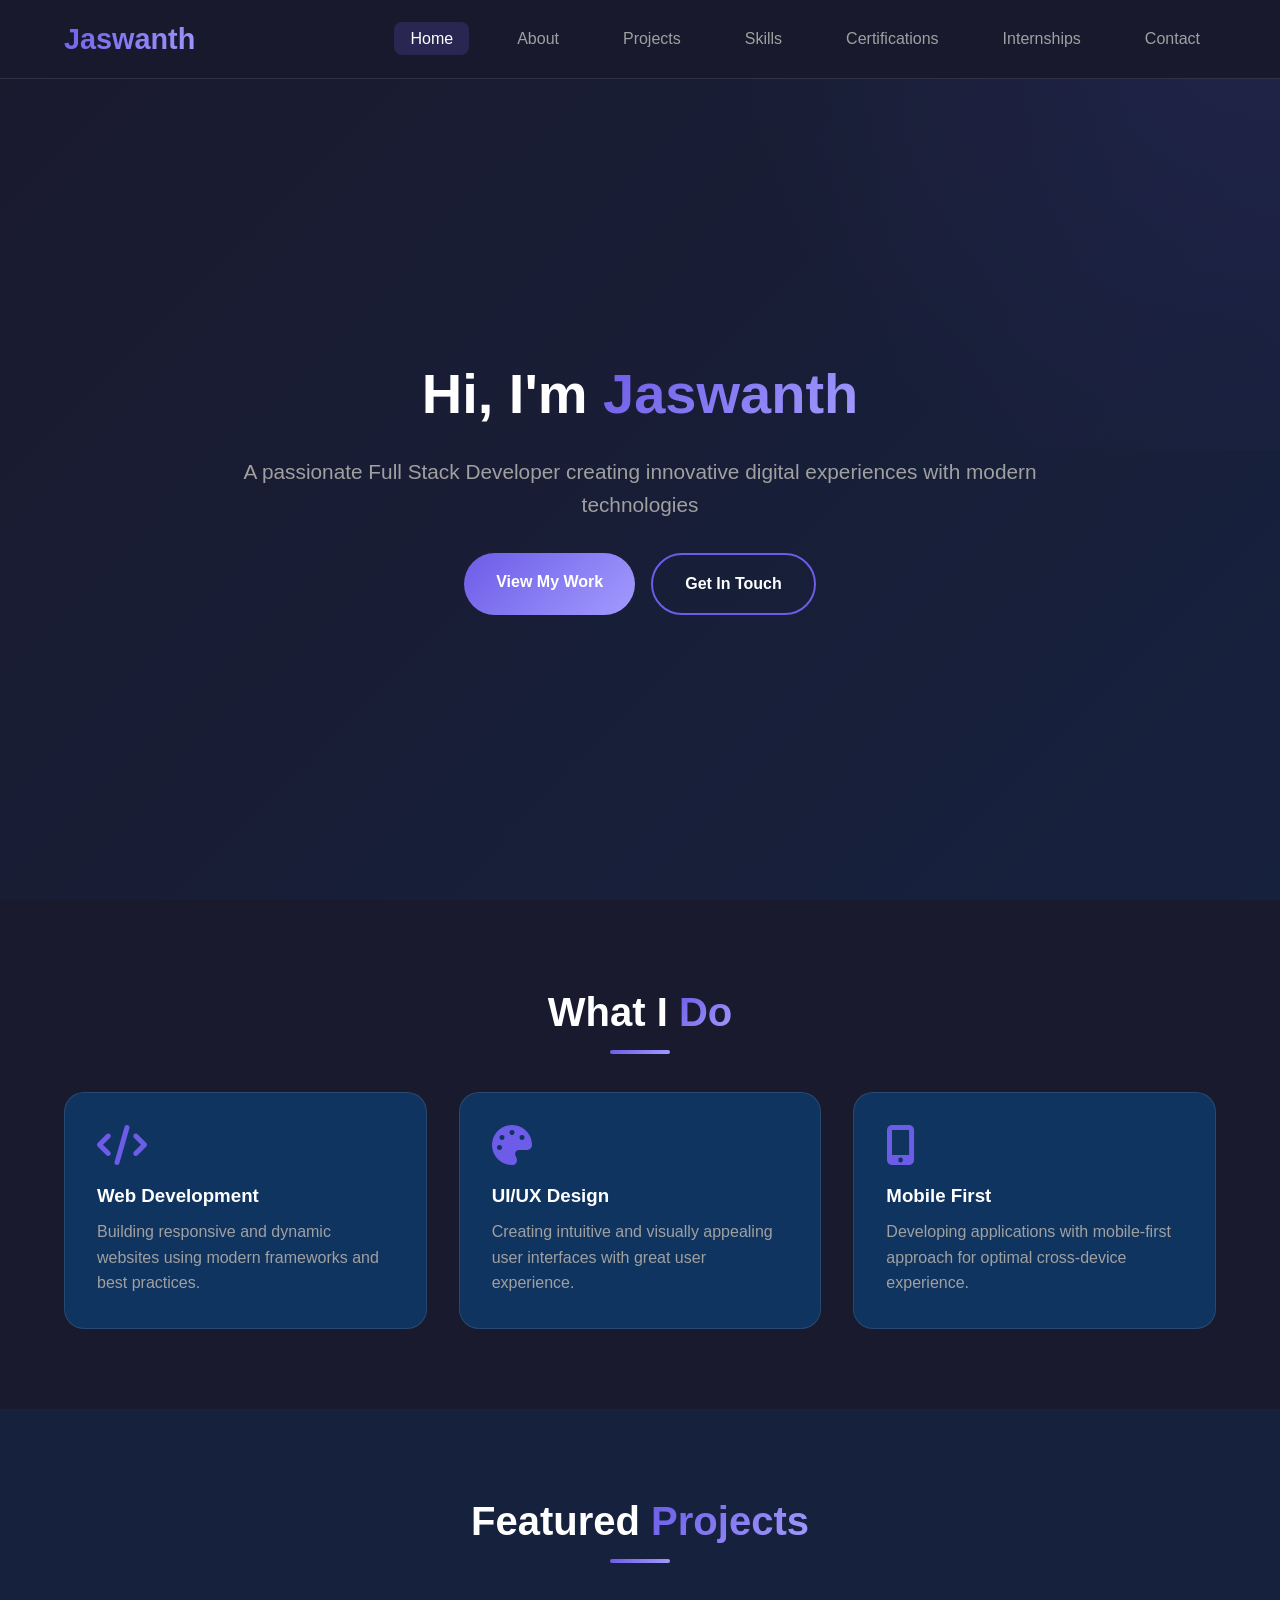
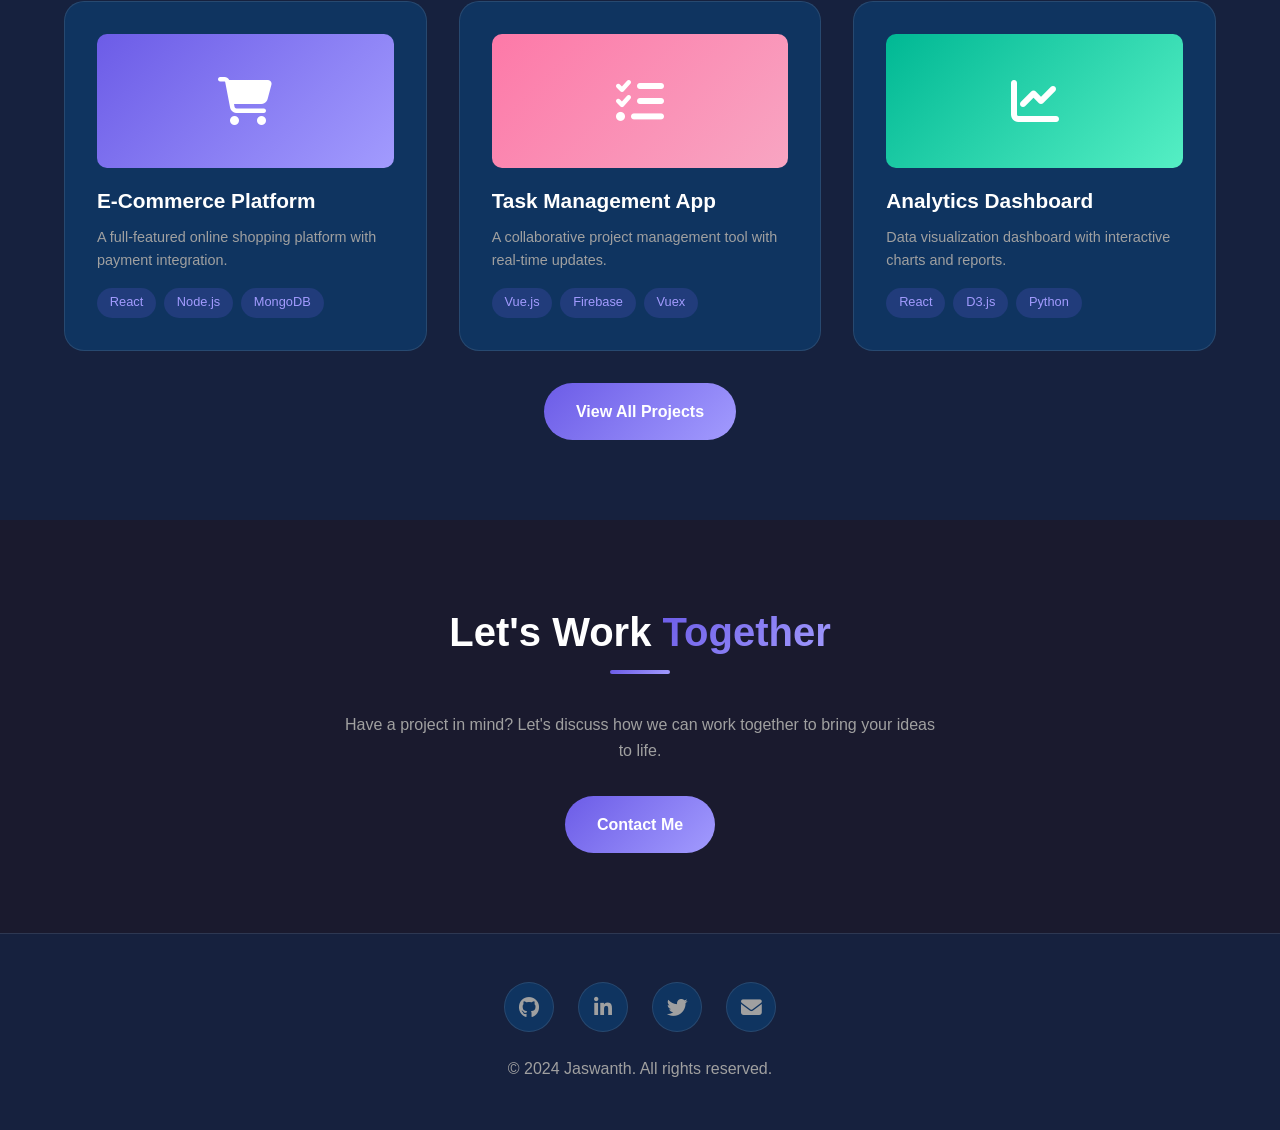
<file: index.html>
<!DOCTYPE html>
<html lang="en">
<head>
    <meta charset="UTF-8">
    <meta name="viewport" content="width=device-width, initial-scale=1.0">
    <meta name="description" content="Jaswanth's Portfolio - Full Stack Developer specializing in modern web technologies">
    <title>Jaswanth | Portfolio</title>
    <link rel="stylesheet" href="css/styles.css">
    <link rel="stylesheet" href="https://cdnjs.cloudflare.com/ajax/libs/font-awesome/6.4.0/css/all.min.css">
</head>
<body>
    <!-- Navigation -->
    <nav class="navbar">
        <a href="index.html" class="logo">Jaswanth</a>
        <ul class="nav-links">
            <li><a href="index.html" class="active">Home</a></li>
            <li><a href="about.html">About</a></li>
            <li><a href="projects.html">Projects</a></li>
            <li><a href="skills.html">Skills</a></li>
            <li><a href="certifications.html">Certifications</a></li>
            <li><a href="internships.html">Internships</a></li>
            <li><a href="contact.html">Contact</a></li>
        </ul>
        <div class="hamburger">
            <span></span>
            <span></span>
            <span></span>
        </div>
    </nav>

    <!-- Hero Section -->
    <section class="hero">
        <div class="hero-content">
            <h1>Hi, I'm <span>Jaswanth</span></h1>
            <p>A passionate Full Stack Developer creating innovative digital experiences with modern technologies</p>
            <div class="hero-buttons">
                <a href="projects.html" class="btn btn-primary">View My Work</a>
                <a href="contact.html" class="btn btn-secondary">Get In Touch</a>
            </div>
        </div>
    </section>

    <!-- Quick About Section -->
    <section class="section">
        <h2 class="section-title">What I <span>Do</span></h2>
        <div class="grid grid-3" style="max-width: 1200px; margin: 0 auto;">
            <div class="card">
                <i class="fas fa-code" style="font-size: 2.5rem; color: var(--primary-color); margin-bottom: 1rem;"></i>
                <h3>Web Development</h3>
                <p style="color: var(--text-secondary); margin-top: 0.5rem;">Building responsive and dynamic websites using modern frameworks and best practices.</p>
            </div>
            <div class="card">
                <i class="fas fa-palette" style="font-size: 2.5rem; color: var(--primary-color); margin-bottom: 1rem;"></i>
                <h3>UI/UX Design</h3>
                <p style="color: var(--text-secondary); margin-top: 0.5rem;">Creating intuitive and visually appealing user interfaces with great user experience.</p>
            </div>
            <div class="card">
                <i class="fas fa-mobile-alt" style="font-size: 2.5rem; color: var(--primary-color); margin-bottom: 1rem;"></i>
                <h3>Mobile First</h3>
                <p style="color: var(--text-secondary); margin-top: 0.5rem;">Developing applications with mobile-first approach for optimal cross-device experience.</p>
            </div>
        </div>
    </section>

    <!-- Featured Projects -->
    <section class="section" style="background: var(--darker-bg);">
        <h2 class="section-title">Featured <span>Projects</span></h2>
        <div class="grid grid-3" style="max-width: 1200px; margin: 0 auto;">
            <div class="project-card">
                <div class="project-card-inner">
                    <div class="project-card-front">
                        <div style="height: 150px; background: linear-gradient(135deg, #6c5ce7 0%, #a29bfe 100%); border-radius: 10px; margin-bottom: 1rem; display: flex; align-items: center; justify-content: center;">
                            <i class="fas fa-shopping-cart" style="font-size: 3rem; color: white;"></i>
                        </div>
                        <h3>E-Commerce Platform</h3>
                        <p>A full-featured online shopping platform with payment integration.</p>
                        <div class="project-tags">
                            <span>React</span>
                            <span>Node.js</span>
                            <span>MongoDB</span>
                        </div>
                    </div>
                </div>
            </div>
            <div class="project-card">
                <div class="project-card-inner">
                    <div class="project-card-front">
                        <div style="height: 150px; background: linear-gradient(135deg, #fd79a8 0%, #f8a5c2 100%); border-radius: 10px; margin-bottom: 1rem; display: flex; align-items: center; justify-content: center;">
                            <i class="fas fa-tasks" style="font-size: 3rem; color: white;"></i>
                        </div>
                        <h3>Task Management App</h3>
                        <p>A collaborative project management tool with real-time updates.</p>
                        <div class="project-tags">
                            <span>Vue.js</span>
                            <span>Firebase</span>
                            <span>Vuex</span>
                        </div>
                    </div>
                </div>
            </div>
            <div class="project-card">
                <div class="project-card-inner">
                    <div class="project-card-front">
                        <div style="height: 150px; background: linear-gradient(135deg, #00b894 0%, #55efc4 100%); border-radius: 10px; margin-bottom: 1rem; display: flex; align-items: center; justify-content: center;">
                            <i class="fas fa-chart-line" style="font-size: 3rem; color: white;"></i>
                        </div>
                        <h3>Analytics Dashboard</h3>
                        <p>Data visualization dashboard with interactive charts and reports.</p>
                        <div class="project-tags">
                            <span>React</span>
                            <span>D3.js</span>
                            <span>Python</span>
                        </div>
                    </div>
                </div>
            </div>
        </div>
        <div style="text-align: center; margin-top: 2rem;">
            <a href="projects.html" class="btn btn-primary">View All Projects</a>
        </div>
    </section>

    <!-- Call to Action -->
    <section class="section" style="text-align: center;">
        <h2 class="section-title">Let's Work <span>Together</span></h2>
        <p style="color: var(--text-secondary); max-width: 600px; margin: 0 auto 2rem;">
            Have a project in mind? Let's discuss how we can work together to bring your ideas to life.
        </p>
        <a href="contact.html" class="btn btn-primary">Contact Me</a>
    </section>

    <!-- Footer -->
    <footer class="footer">
        <div class="footer-content">
            <div class="social-links">
                <a href="#" aria-label="GitHub"><i class="fab fa-github"></i></a>
                <a href="#" aria-label="LinkedIn"><i class="fab fa-linkedin-in"></i></a>
                <a href="#" aria-label="Twitter"><i class="fab fa-twitter"></i></a>
                <a href="#" aria-label="Email"><i class="fas fa-envelope"></i></a>
            </div>
            <p>&copy; 2024 Jaswanth. All rights reserved.</p>
        </div>
    </footer>

    <script src="js/main.js"></script>
</body>
</html>
</file>
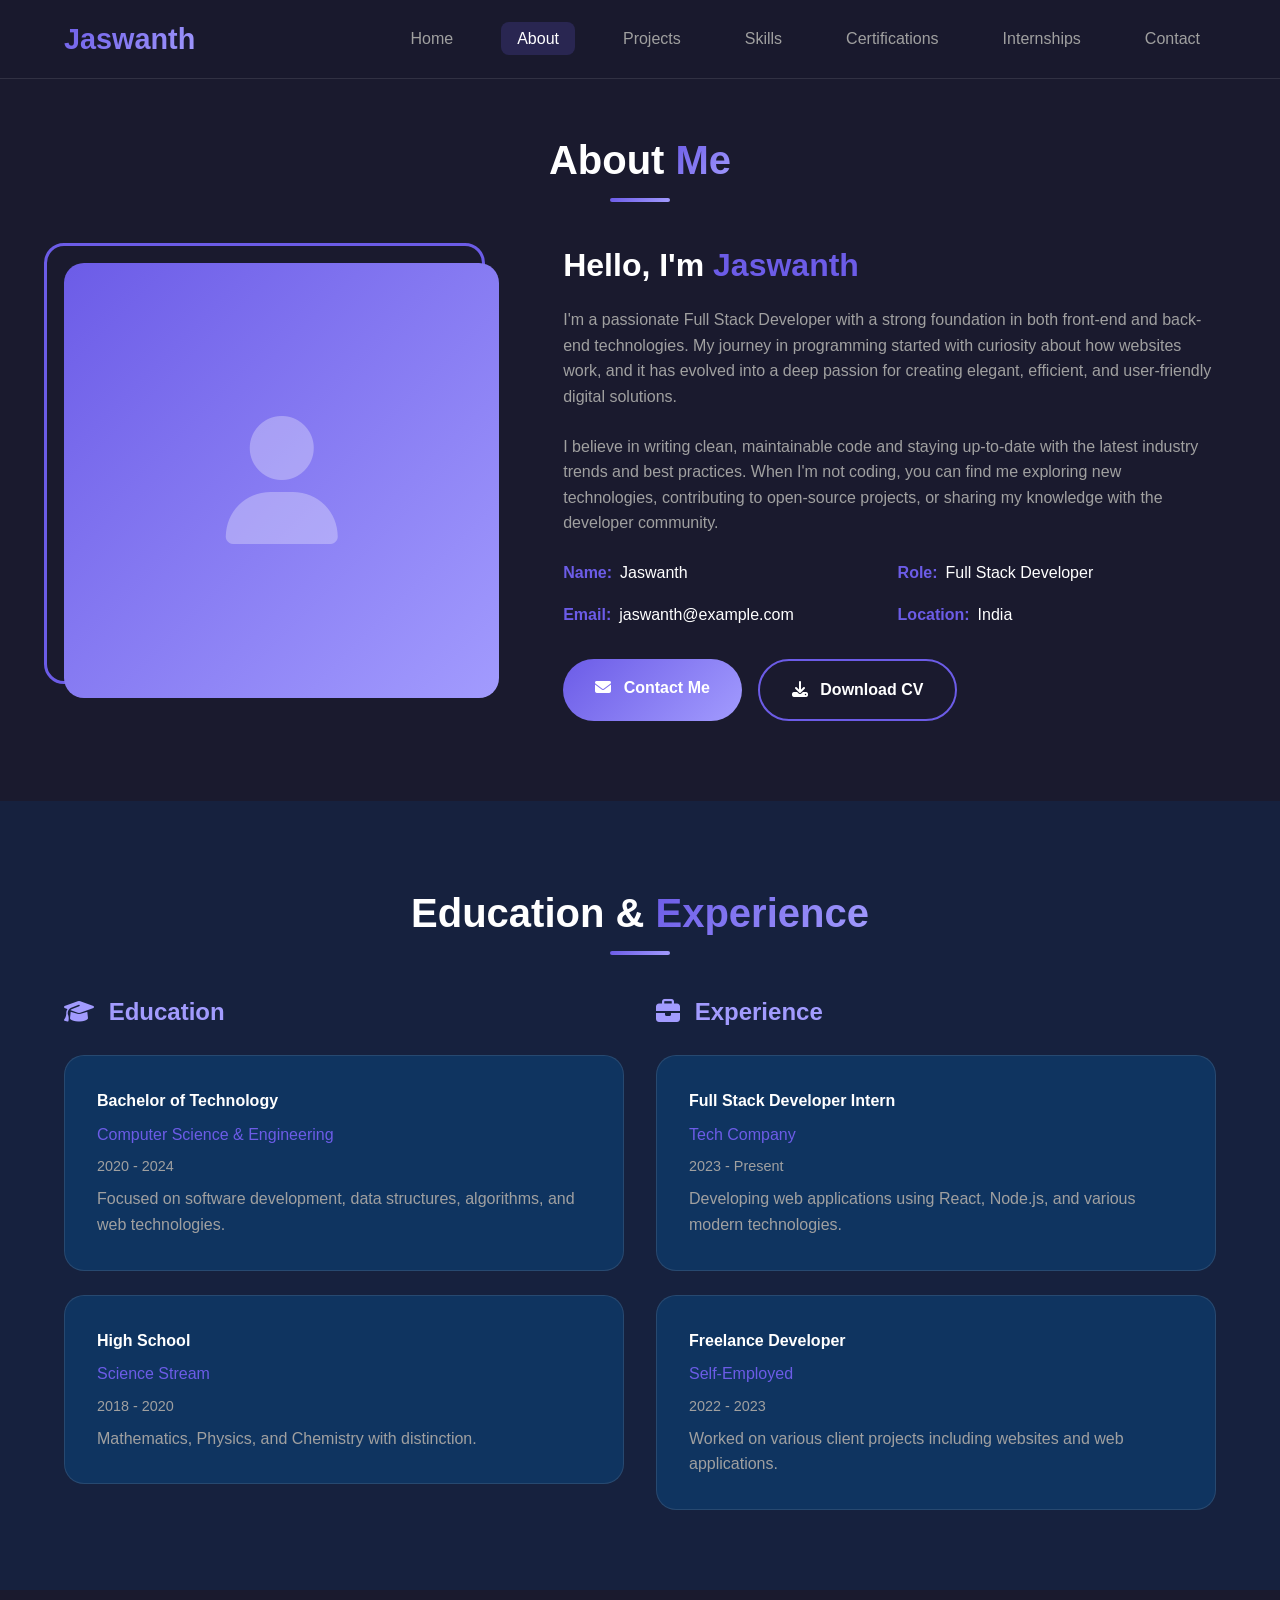
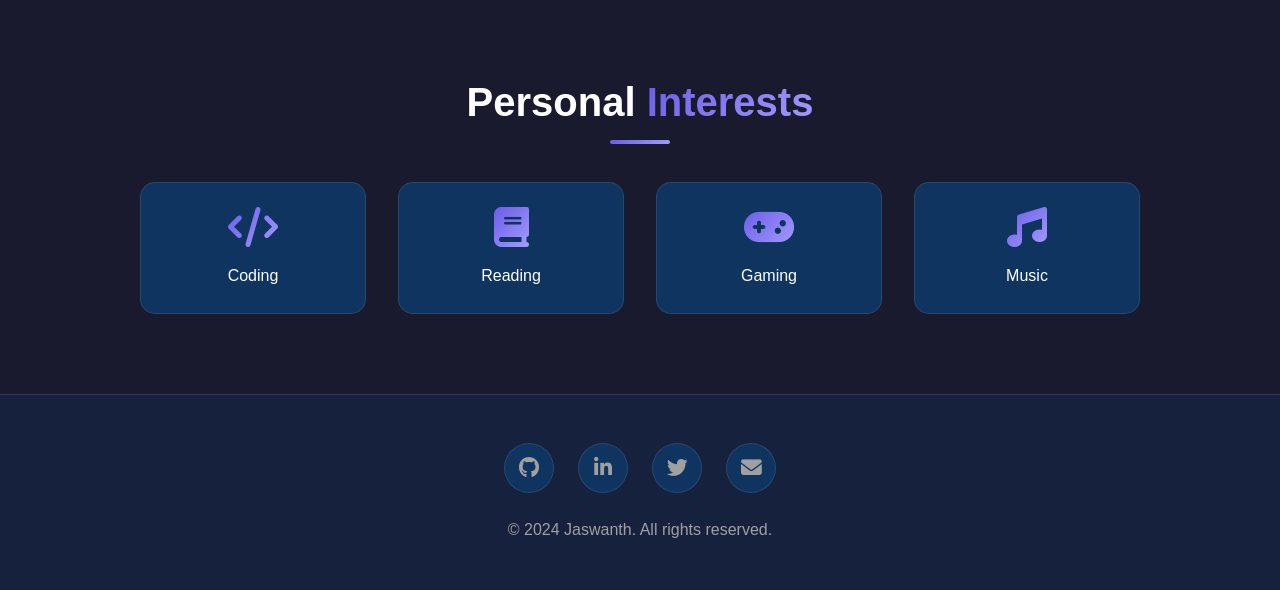
<file: about.html>
<!DOCTYPE html>
<html lang="en">
<head>
    <meta charset="UTF-8">
    <meta name="viewport" content="width=device-width, initial-scale=1.0">
    <meta name="description" content="Learn more about Jaswanth - Full Stack Developer with a passion for creating innovative solutions">
    <title>About | Jaswanth</title>
    <link rel="stylesheet" href="css/styles.css">
    <link rel="stylesheet" href="https://cdnjs.cloudflare.com/ajax/libs/font-awesome/6.4.0/css/all.min.css">
</head>
<body>
    <!-- Navigation -->
    <nav class="navbar">
        <a href="index.html" class="logo">Jaswanth</a>
        <ul class="nav-links">
            <li><a href="index.html">Home</a></li>
            <li><a href="about.html" class="active">About</a></li>
            <li><a href="projects.html">Projects</a></li>
            <li><a href="skills.html">Skills</a></li>
            <li><a href="certifications.html">Certifications</a></li>
            <li><a href="internships.html">Internships</a></li>
            <li><a href="contact.html">Contact</a></li>
        </ul>
        <div class="hamburger">
            <span></span>
            <span></span>
            <span></span>
        </div>
    </nav>

    <!-- About Section -->
    <section class="section" style="padding-top: 8rem;">
        <h1 class="section-title">About <span>Me</span></h1>
        
        <div class="about-container">
            <div class="about-image">
                <div style="width: 100%; padding-top: 100%; background: linear-gradient(135deg, #6c5ce7 0%, #a29bfe 100%); border-radius: 20px; position: relative;">
                    <i class="fas fa-user" style="position: absolute; top: 50%; left: 50%; transform: translate(-50%, -50%); font-size: 8rem; color: rgba(255,255,255,0.3);"></i>
                </div>
            </div>
            <div class="about-content">
                <h2>Hello, I'm <span style="color: var(--primary-color);">Jaswanth</span></h2>
                <p>
                    I'm a passionate Full Stack Developer with a strong foundation in both front-end and back-end technologies. 
                    My journey in programming started with curiosity about how websites work, and it has evolved into a deep 
                    passion for creating elegant, efficient, and user-friendly digital solutions.
                </p>
                <p>
                    I believe in writing clean, maintainable code and staying up-to-date with the latest industry trends 
                    and best practices. When I'm not coding, you can find me exploring new technologies, contributing to 
                    open-source projects, or sharing my knowledge with the developer community.
                </p>
                
                <div class="about-info">
                    <div class="about-info-item">
                        <strong>Name:</strong>
                        <span>Jaswanth</span>
                    </div>
                    <div class="about-info-item">
                        <strong>Role:</strong>
                        <span>Full Stack Developer</span>
                    </div>
                    <div class="about-info-item">
                        <strong>Email:</strong>
                        <span>jaswanth@example.com</span>
                    </div>
                    <div class="about-info-item">
                        <strong>Location:</strong>
                        <span>India</span>
                    </div>
                </div>
                
                <div style="display: flex; gap: 1rem; flex-wrap: wrap;">
                    <a href="contact.html" class="btn btn-primary">
                        <i class="fas fa-envelope" style="margin-right: 0.5rem;"></i> Contact Me
                    </a>
                    <a href="#" class="btn btn-secondary">
                        <i class="fas fa-download" style="margin-right: 0.5rem;"></i> Download CV
                    </a>
                </div>
            </div>
        </div>
    </section>

    <!-- Education & Experience -->
    <section class="section" style="background: var(--darker-bg);">
        <h2 class="section-title">Education & <span>Experience</span></h2>
        
        <div class="grid grid-2" style="max-width: 1200px; margin: 0 auto;">
            <!-- Education -->
            <div>
                <h3 style="color: var(--secondary-color); margin-bottom: 1.5rem; font-size: 1.5rem;">
                    <i class="fas fa-graduation-cap" style="margin-right: 0.5rem;"></i> Education
                </h3>
                <div class="card" style="margin-bottom: 1.5rem;">
                    <h4>Bachelor of Technology</h4>
                    <p style="color: var(--primary-color); margin: 0.5rem 0;">Computer Science & Engineering</p>
                    <p style="color: var(--text-secondary); font-size: 0.9rem;">2020 - 2024</p>
                    <p style="color: var(--text-secondary); margin-top: 0.5rem;">
                        Focused on software development, data structures, algorithms, and web technologies.
                    </p>
                </div>
                <div class="card">
                    <h4>High School</h4>
                    <p style="color: var(--primary-color); margin: 0.5rem 0;">Science Stream</p>
                    <p style="color: var(--text-secondary); font-size: 0.9rem;">2018 - 2020</p>
                    <p style="color: var(--text-secondary); margin-top: 0.5rem;">
                        Mathematics, Physics, and Chemistry with distinction.
                    </p>
                </div>
            </div>
            
            <!-- Experience -->
            <div>
                <h3 style="color: var(--secondary-color); margin-bottom: 1.5rem; font-size: 1.5rem;">
                    <i class="fas fa-briefcase" style="margin-right: 0.5rem;"></i> Experience
                </h3>
                <div class="card" style="margin-bottom: 1.5rem;">
                    <h4>Full Stack Developer Intern</h4>
                    <p style="color: var(--primary-color); margin: 0.5rem 0;">Tech Company</p>
                    <p style="color: var(--text-secondary); font-size: 0.9rem;">2023 - Present</p>
                    <p style="color: var(--text-secondary); margin-top: 0.5rem;">
                        Developing web applications using React, Node.js, and various modern technologies.
                    </p>
                </div>
                <div class="card">
                    <h4>Freelance Developer</h4>
                    <p style="color: var(--primary-color); margin: 0.5rem 0;">Self-Employed</p>
                    <p style="color: var(--text-secondary); font-size: 0.9rem;">2022 - 2023</p>
                    <p style="color: var(--text-secondary); margin-top: 0.5rem;">
                        Worked on various client projects including websites and web applications.
                    </p>
                </div>
            </div>
        </div>
    </section>

    <!-- Personal Interests -->
    <section class="section">
        <h2 class="section-title">Personal <span>Interests</span></h2>
        <div class="grid grid-4" style="max-width: 1000px; margin: 0 auto;">
            <div class="skill-item">
                <i class="fas fa-code"></i>
                <span>Coding</span>
            </div>
            <div class="skill-item">
                <i class="fas fa-book"></i>
                <span>Reading</span>
            </div>
            <div class="skill-item">
                <i class="fas fa-gamepad"></i>
                <span>Gaming</span>
            </div>
            <div class="skill-item">
                <i class="fas fa-music"></i>
                <span>Music</span>
            </div>
        </div>
    </section>

    <!-- Footer -->
    <footer class="footer">
        <div class="footer-content">
            <div class="social-links">
                <a href="#" aria-label="GitHub"><i class="fab fa-github"></i></a>
                <a href="#" aria-label="LinkedIn"><i class="fab fa-linkedin-in"></i></a>
                <a href="#" aria-label="Twitter"><i class="fab fa-twitter"></i></a>
                <a href="#" aria-label="Email"><i class="fas fa-envelope"></i></a>
            </div>
            <p>&copy; 2024 Jaswanth. All rights reserved.</p>
        </div>
    </footer>

    <script src="js/main.js"></script>
</body>
</html>
</file>
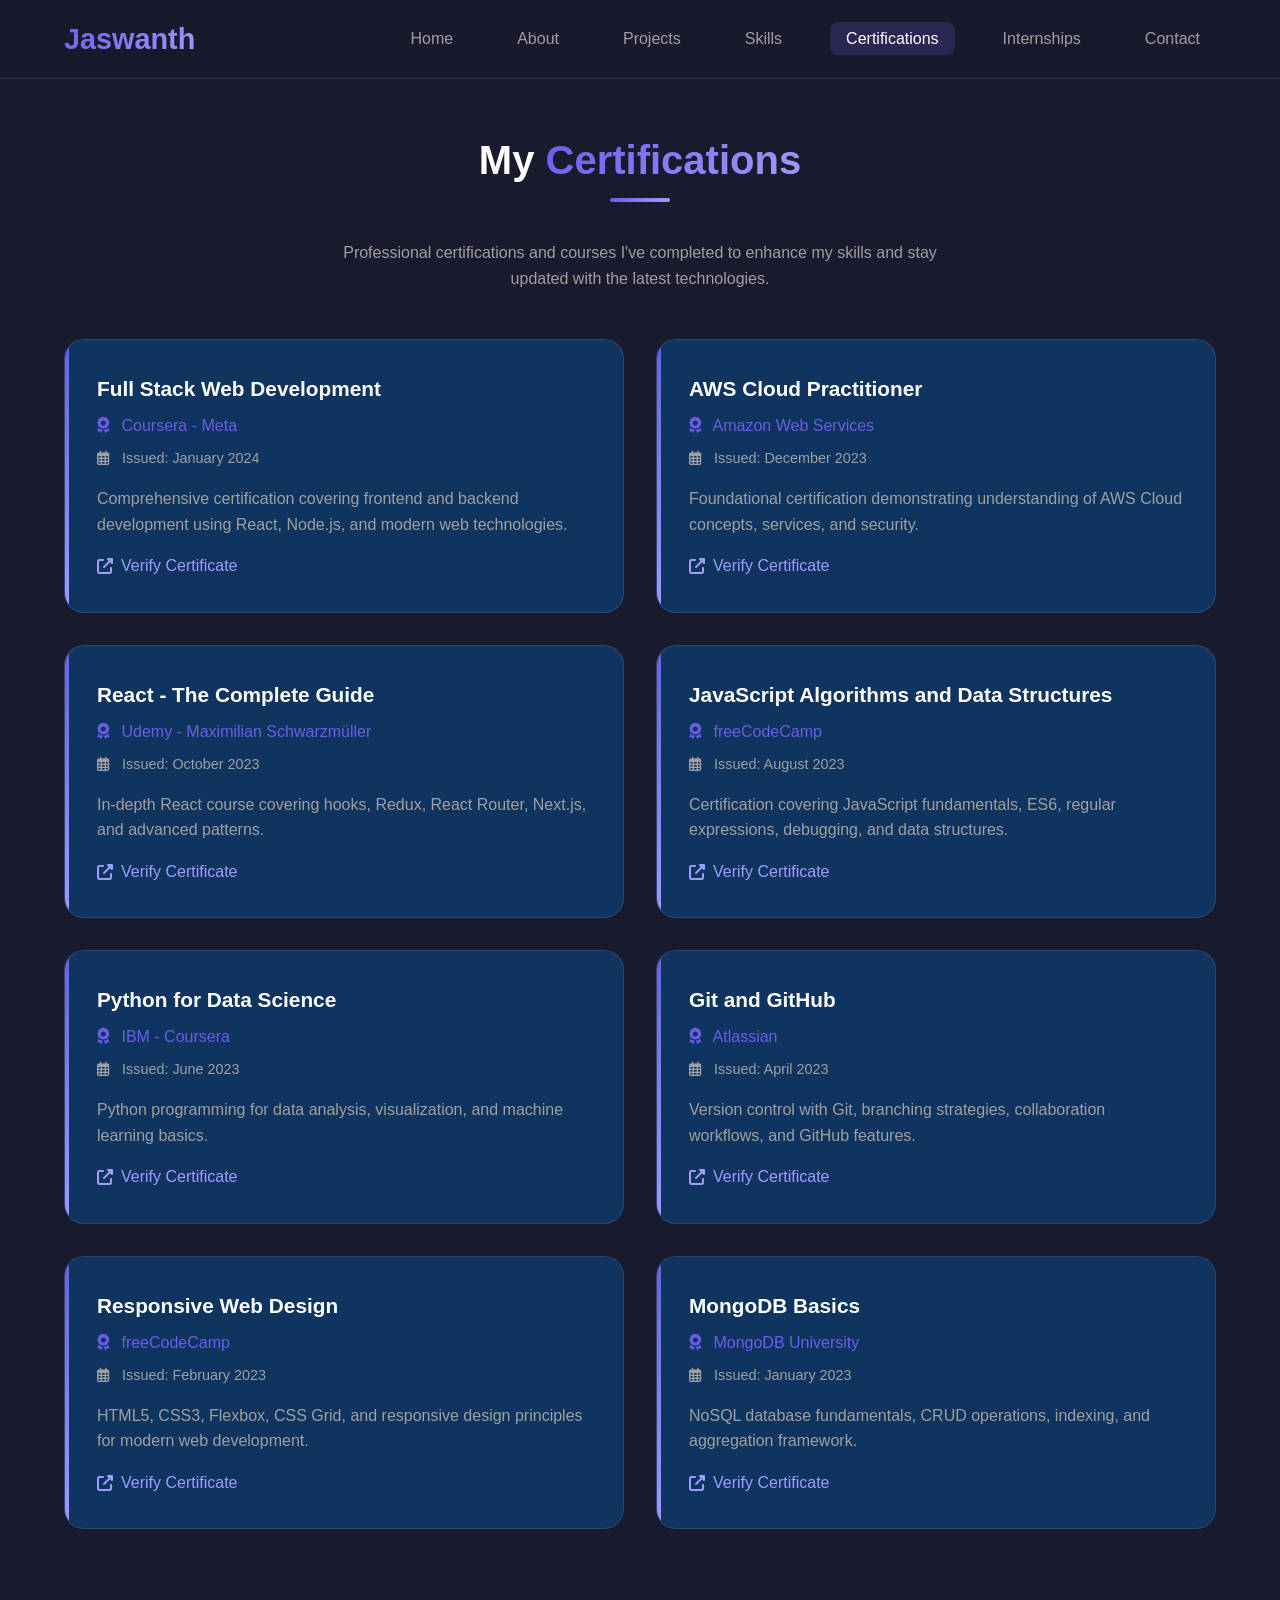
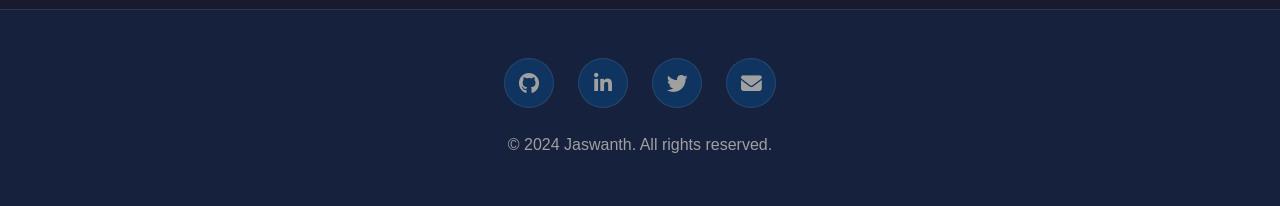
<file: certifications.html>
<!DOCTYPE html>
<html lang="en">
<head>
    <meta charset="UTF-8">
    <meta name="viewport" content="width=device-width, initial-scale=1.0">
    <meta name="description" content="Jaswanth's certifications and achievements in technology and development">
    <title>Certifications | Jaswanth</title>
    <link rel="stylesheet" href="css/styles.css">
    <link rel="stylesheet" href="https://cdnjs.cloudflare.com/ajax/libs/font-awesome/6.4.0/css/all.min.css">
</head>
<body>
    <!-- Navigation -->
    <nav class="navbar">
        <a href="index.html" class="logo">Jaswanth</a>
        <ul class="nav-links">
            <li><a href="index.html">Home</a></li>
            <li><a href="about.html">About</a></li>
            <li><a href="projects.html">Projects</a></li>
            <li><a href="skills.html">Skills</a></li>
            <li><a href="certifications.html" class="active">Certifications</a></li>
            <li><a href="internships.html">Internships</a></li>
            <li><a href="contact.html">Contact</a></li>
        </ul>
        <div class="hamburger">
            <span></span>
            <span></span>
            <span></span>
        </div>
    </nav>

    <!-- Certifications Section -->
    <section class="section" style="padding-top: 8rem;">
        <h1 class="section-title">My <span>Certifications</span></h1>
        <p style="text-align: center; color: var(--text-secondary); max-width: 600px; margin: 0 auto 3rem;">
            Professional certifications and courses I've completed to enhance my skills and stay updated with the latest technologies.
        </p>
        
        <div class="certifications-container">
            <div class="grid grid-2">
                <!-- Certification 1 -->
                <div class="cert-card">
                    <h3>Full Stack Web Development</h3>
                    <p class="issuer">
                        <i class="fas fa-award" style="margin-right: 0.5rem;"></i>
                        Coursera - Meta
                    </p>
                    <p class="date">
                        <i class="far fa-calendar-alt" style="margin-right: 0.5rem;"></i>
                        Issued: January 2024
                    </p>
                    <p style="color: var(--text-secondary); margin-bottom: 1rem;">
                        Comprehensive certification covering frontend and backend development using React, Node.js, and modern web technologies.
                    </p>
                    <a href="#" class="verify-link">
                        <i class="fas fa-external-link-alt"></i>
                        Verify Certificate
                    </a>
                </div>

                <!-- Certification 2 -->
                <div class="cert-card">
                    <h3>AWS Cloud Practitioner</h3>
                    <p class="issuer">
                        <i class="fas fa-award" style="margin-right: 0.5rem;"></i>
                        Amazon Web Services
                    </p>
                    <p class="date">
                        <i class="far fa-calendar-alt" style="margin-right: 0.5rem;"></i>
                        Issued: December 2023
                    </p>
                    <p style="color: var(--text-secondary); margin-bottom: 1rem;">
                        Foundational certification demonstrating understanding of AWS Cloud concepts, services, and security.
                    </p>
                    <a href="#" class="verify-link">
                        <i class="fas fa-external-link-alt"></i>
                        Verify Certificate
                    </a>
                </div>

                <!-- Certification 3 -->
                <div class="cert-card">
                    <h3>React - The Complete Guide</h3>
                    <p class="issuer">
                        <i class="fas fa-award" style="margin-right: 0.5rem;"></i>
                        Udemy - Maximilian Schwarzmüller
                    </p>
                    <p class="date">
                        <i class="far fa-calendar-alt" style="margin-right: 0.5rem;"></i>
                        Issued: October 2023
                    </p>
                    <p style="color: var(--text-secondary); margin-bottom: 1rem;">
                        In-depth React course covering hooks, Redux, React Router, Next.js, and advanced patterns.
                    </p>
                    <a href="#" class="verify-link">
                        <i class="fas fa-external-link-alt"></i>
                        Verify Certificate
                    </a>
                </div>

                <!-- Certification 4 -->
                <div class="cert-card">
                    <h3>JavaScript Algorithms and Data Structures</h3>
                    <p class="issuer">
                        <i class="fas fa-award" style="margin-right: 0.5rem;"></i>
                        freeCodeCamp
                    </p>
                    <p class="date">
                        <i class="far fa-calendar-alt" style="margin-right: 0.5rem;"></i>
                        Issued: August 2023
                    </p>
                    <p style="color: var(--text-secondary); margin-bottom: 1rem;">
                        Certification covering JavaScript fundamentals, ES6, regular expressions, debugging, and data structures.
                    </p>
                    <a href="#" class="verify-link">
                        <i class="fas fa-external-link-alt"></i>
                        Verify Certificate
                    </a>
                </div>

                <!-- Certification 5 -->
                <div class="cert-card">
                    <h3>Python for Data Science</h3>
                    <p class="issuer">
                        <i class="fas fa-award" style="margin-right: 0.5rem;"></i>
                        IBM - Coursera
                    </p>
                    <p class="date">
                        <i class="far fa-calendar-alt" style="margin-right: 0.5rem;"></i>
                        Issued: June 2023
                    </p>
                    <p style="color: var(--text-secondary); margin-bottom: 1rem;">
                        Python programming for data analysis, visualization, and machine learning basics.
                    </p>
                    <a href="#" class="verify-link">
                        <i class="fas fa-external-link-alt"></i>
                        Verify Certificate
                    </a>
                </div>

                <!-- Certification 6 -->
                <div class="cert-card">
                    <h3>Git and GitHub</h3>
                    <p class="issuer">
                        <i class="fas fa-award" style="margin-right: 0.5rem;"></i>
                        Atlassian
                    </p>
                    <p class="date">
                        <i class="far fa-calendar-alt" style="margin-right: 0.5rem;"></i>
                        Issued: April 2023
                    </p>
                    <p style="color: var(--text-secondary); margin-bottom: 1rem;">
                        Version control with Git, branching strategies, collaboration workflows, and GitHub features.
                    </p>
                    <a href="#" class="verify-link">
                        <i class="fas fa-external-link-alt"></i>
                        Verify Certificate
                    </a>
                </div>

                <!-- Certification 7 -->
                <div class="cert-card">
                    <h3>Responsive Web Design</h3>
                    <p class="issuer">
                        <i class="fas fa-award" style="margin-right: 0.5rem;"></i>
                        freeCodeCamp
                    </p>
                    <p class="date">
                        <i class="far fa-calendar-alt" style="margin-right: 0.5rem;"></i>
                        Issued: February 2023
                    </p>
                    <p style="color: var(--text-secondary); margin-bottom: 1rem;">
                        HTML5, CSS3, Flexbox, CSS Grid, and responsive design principles for modern web development.
                    </p>
                    <a href="#" class="verify-link">
                        <i class="fas fa-external-link-alt"></i>
                        Verify Certificate
                    </a>
                </div>

                <!-- Certification 8 -->
                <div class="cert-card">
                    <h3>MongoDB Basics</h3>
                    <p class="issuer">
                        <i class="fas fa-award" style="margin-right: 0.5rem;"></i>
                        MongoDB University
                    </p>
                    <p class="date">
                        <i class="far fa-calendar-alt" style="margin-right: 0.5rem;"></i>
                        Issued: January 2023
                    </p>
                    <p style="color: var(--text-secondary); margin-bottom: 1rem;">
                        NoSQL database fundamentals, CRUD operations, indexing, and aggregation framework.
                    </p>
                    <a href="#" class="verify-link">
                        <i class="fas fa-external-link-alt"></i>
                        Verify Certificate
                    </a>
                </div>
            </div>
        </div>
    </section>

    <!-- Footer -->
    <footer class="footer">
        <div class="footer-content">
            <div class="social-links">
                <a href="#" aria-label="GitHub"><i class="fab fa-github"></i></a>
                <a href="#" aria-label="LinkedIn"><i class="fab fa-linkedin-in"></i></a>
                <a href="#" aria-label="Twitter"><i class="fab fa-twitter"></i></a>
                <a href="#" aria-label="Email"><i class="fas fa-envelope"></i></a>
            </div>
            <p>&copy; 2024 Jaswanth. All rights reserved.</p>
        </div>
    </footer>

    <script src="js/main.js"></script>
</body>
</html>
</file>
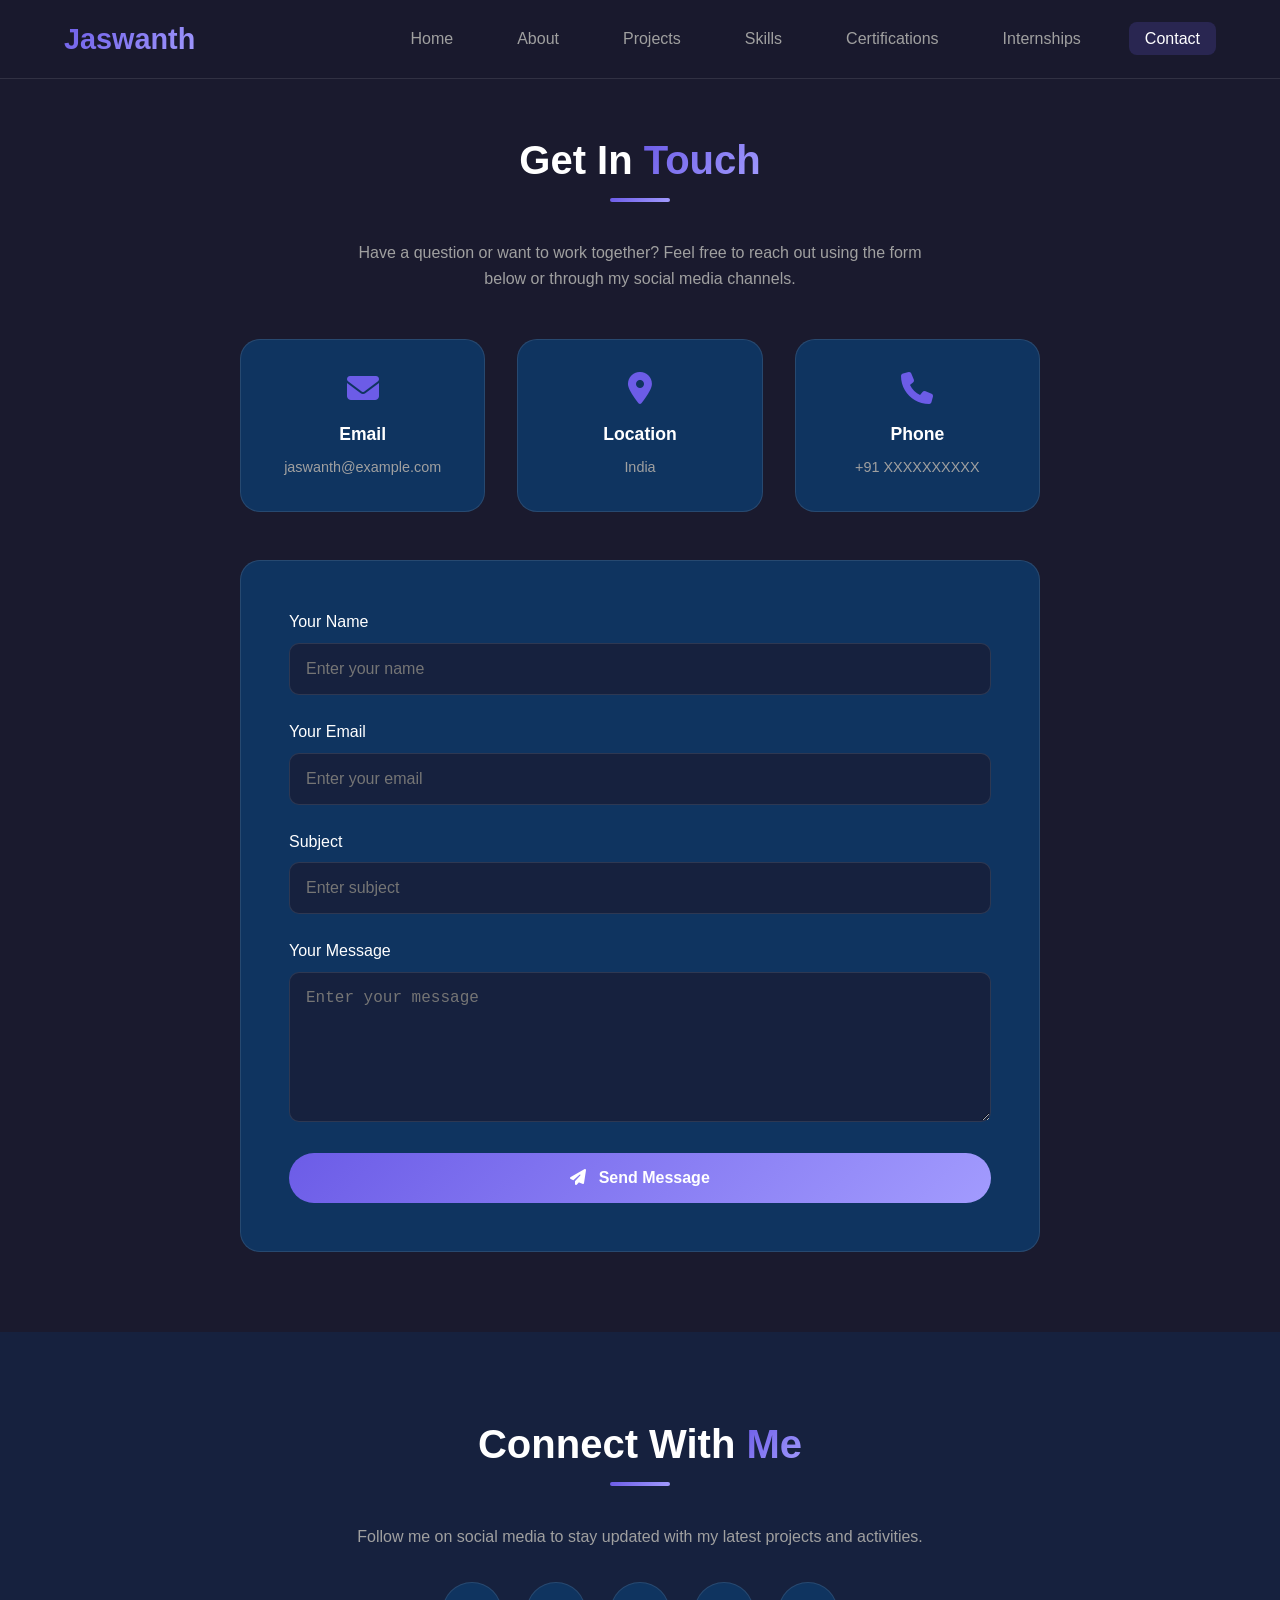
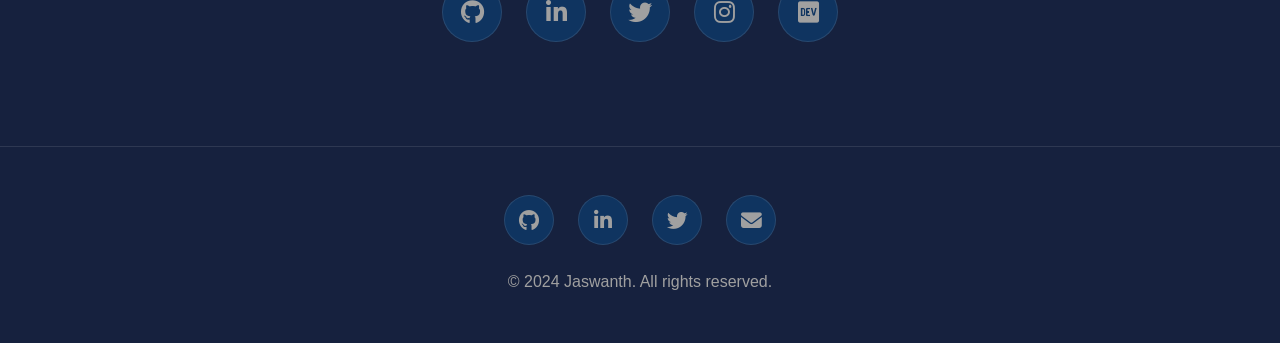
<file: contact.html>
<!DOCTYPE html>
<html lang="en">
<head>
    <meta charset="UTF-8">
    <meta name="viewport" content="width=device-width, initial-scale=1.0">
    <meta name="description" content="Get in touch with Jaswanth - Contact form and social links">
    <title>Contact | Jaswanth</title>
    <link rel="stylesheet" href="css/styles.css">
    <link rel="stylesheet" href="https://cdnjs.cloudflare.com/ajax/libs/font-awesome/6.4.0/css/all.min.css">
</head>
<body>
    <!-- Navigation -->
    <nav class="navbar">
        <a href="index.html" class="logo">Jaswanth</a>
        <ul class="nav-links">
            <li><a href="index.html">Home</a></li>
            <li><a href="about.html">About</a></li>
            <li><a href="projects.html">Projects</a></li>
            <li><a href="skills.html">Skills</a></li>
            <li><a href="certifications.html">Certifications</a></li>
            <li><a href="internships.html">Internships</a></li>
            <li><a href="contact.html" class="active">Contact</a></li>
        </ul>
        <div class="hamburger">
            <span></span>
            <span></span>
            <span></span>
        </div>
    </nav>

    <!-- Contact Section -->
    <section class="section" style="padding-top: 8rem;">
        <h1 class="section-title">Get In <span>Touch</span></h1>
        <p style="text-align: center; color: var(--text-secondary); max-width: 600px; margin: 0 auto 3rem;">
            Have a question or want to work together? Feel free to reach out using the form below or through my social media channels.
        </p>
        
        <div class="contact-container">
            <!-- Contact Info -->
            <div class="contact-info">
                <div class="contact-info-item">
                    <i class="fas fa-envelope"></i>
                    <h3>Email</h3>
                    <p>jaswanth@example.com</p>
                </div>
                <div class="contact-info-item">
                    <i class="fas fa-map-marker-alt"></i>
                    <h3>Location</h3>
                    <p>India</p>
                </div>
                <div class="contact-info-item">
                    <i class="fas fa-phone"></i>
                    <h3>Phone</h3>
                    <p>+91 XXXXXXXXXX</p>
                </div>
            </div>

            <!-- Contact Form -->
            <form class="contact-form">
                <div class="form-group">
                    <label for="name">Your Name</label>
                    <input type="text" id="name" name="name" placeholder="Enter your name" required>
                </div>
                <div class="form-group">
                    <label for="email">Your Email</label>
                    <input type="email" id="email" name="email" placeholder="Enter your email" required>
                </div>
                <div class="form-group">
                    <label for="subject">Subject</label>
                    <input type="text" id="subject" name="subject" placeholder="Enter subject">
                </div>
                <div class="form-group">
                    <label for="message">Your Message</label>
                    <textarea id="message" name="message" placeholder="Enter your message" required></textarea>
                </div>
                <button type="submit" class="btn btn-primary">
                    <i class="fas fa-paper-plane" style="margin-right: 0.5rem;"></i>
                    Send Message
                </button>
            </form>
        </div>
    </section>

    <!-- Social Links Section -->
    <section class="section" style="background: var(--darker-bg); text-align: center;">
        <h2 class="section-title">Connect With <span>Me</span></h2>
        <p style="color: var(--text-secondary); max-width: 600px; margin: 0 auto 2rem;">
            Follow me on social media to stay updated with my latest projects and activities.
        </p>
        <div class="social-links" style="justify-content: center;">
            <a href="#" aria-label="GitHub" style="width: 60px; height: 60px; font-size: 1.5rem;">
                <i class="fab fa-github"></i>
            </a>
            <a href="#" aria-label="LinkedIn" style="width: 60px; height: 60px; font-size: 1.5rem;">
                <i class="fab fa-linkedin-in"></i>
            </a>
            <a href="#" aria-label="Twitter" style="width: 60px; height: 60px; font-size: 1.5rem;">
                <i class="fab fa-twitter"></i>
            </a>
            <a href="#" aria-label="Instagram" style="width: 60px; height: 60px; font-size: 1.5rem;">
                <i class="fab fa-instagram"></i>
            </a>
            <a href="#" aria-label="Dev.to" style="width: 60px; height: 60px; font-size: 1.5rem;">
                <i class="fab fa-dev"></i>
            </a>
        </div>
    </section>

    <!-- Footer -->
    <footer class="footer">
        <div class="footer-content">
            <div class="social-links">
                <a href="#" aria-label="GitHub"><i class="fab fa-github"></i></a>
                <a href="#" aria-label="LinkedIn"><i class="fab fa-linkedin-in"></i></a>
                <a href="#" aria-label="Twitter"><i class="fab fa-twitter"></i></a>
                <a href="#" aria-label="Email"><i class="fas fa-envelope"></i></a>
            </div>
            <p>&copy; 2024 Jaswanth. All rights reserved.</p>
        </div>
    </footer>

    <script src="js/main.js"></script>
</body>
</html>
</file>
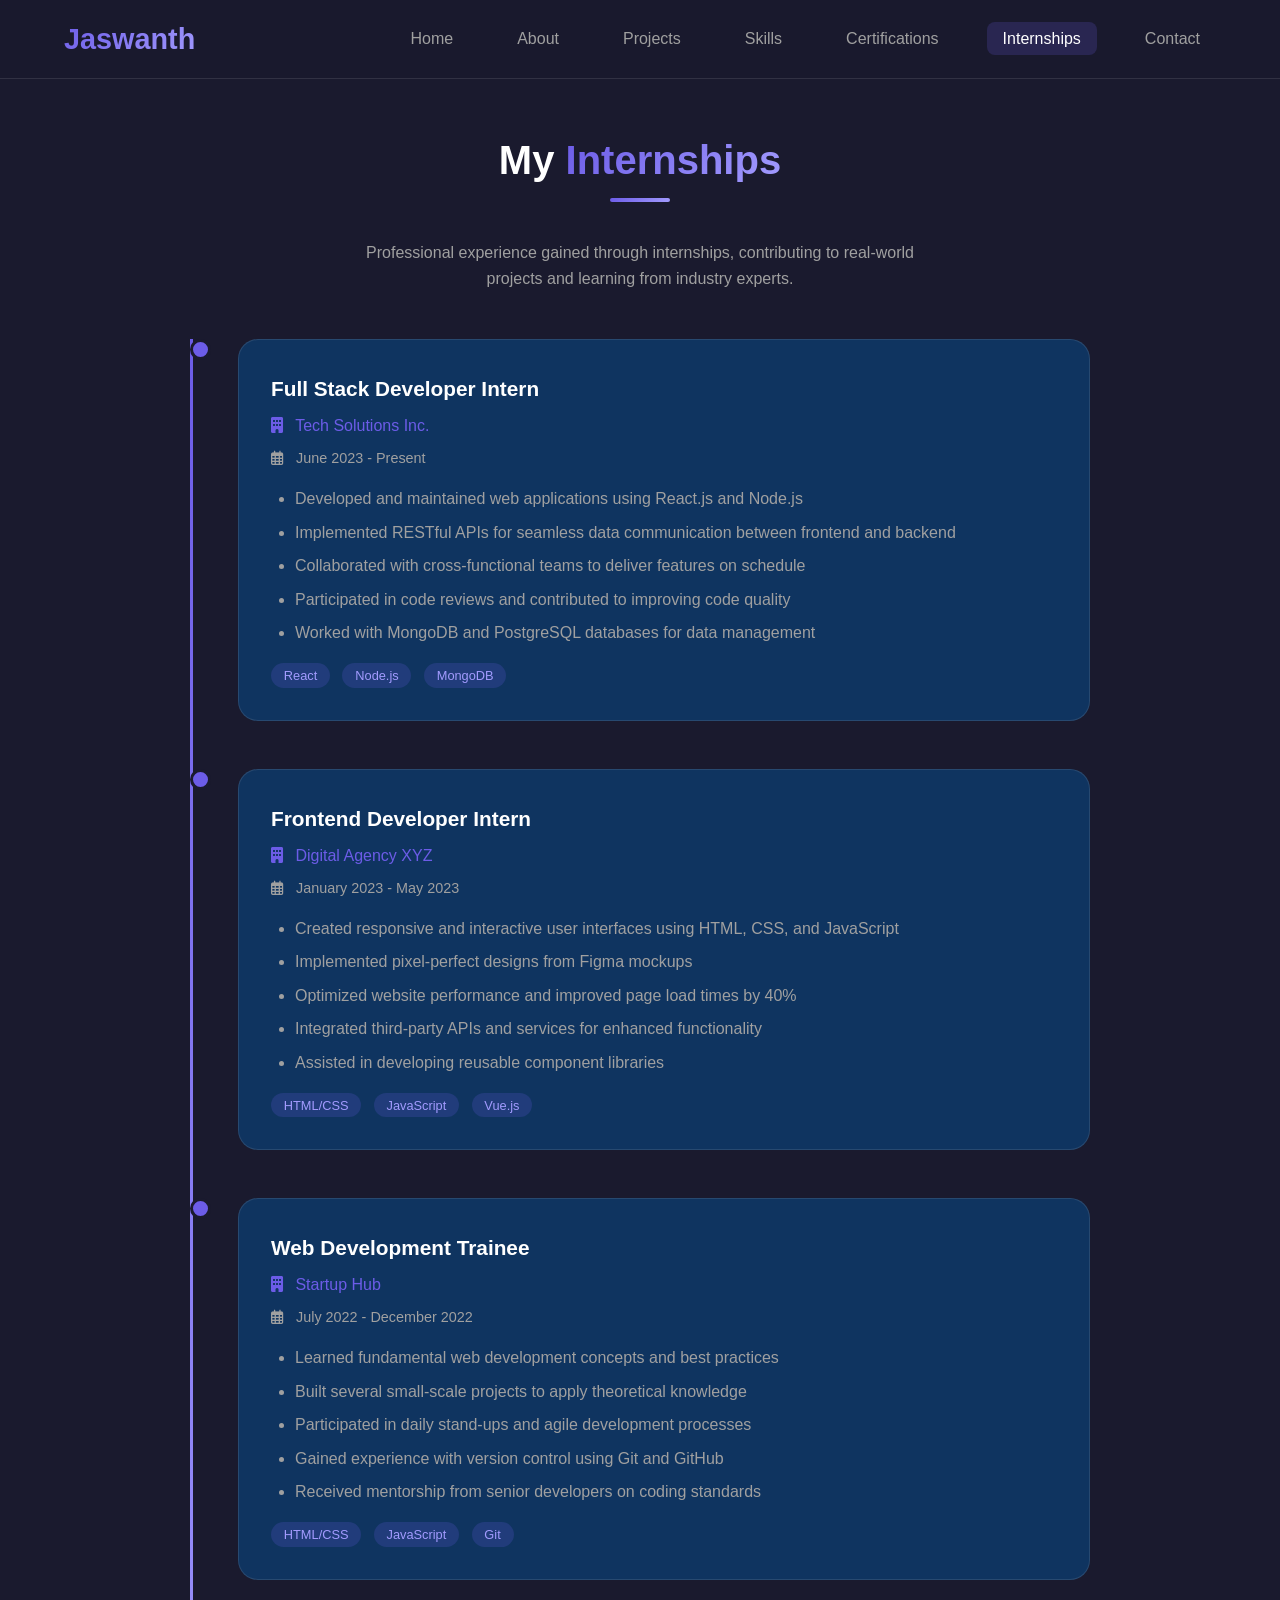
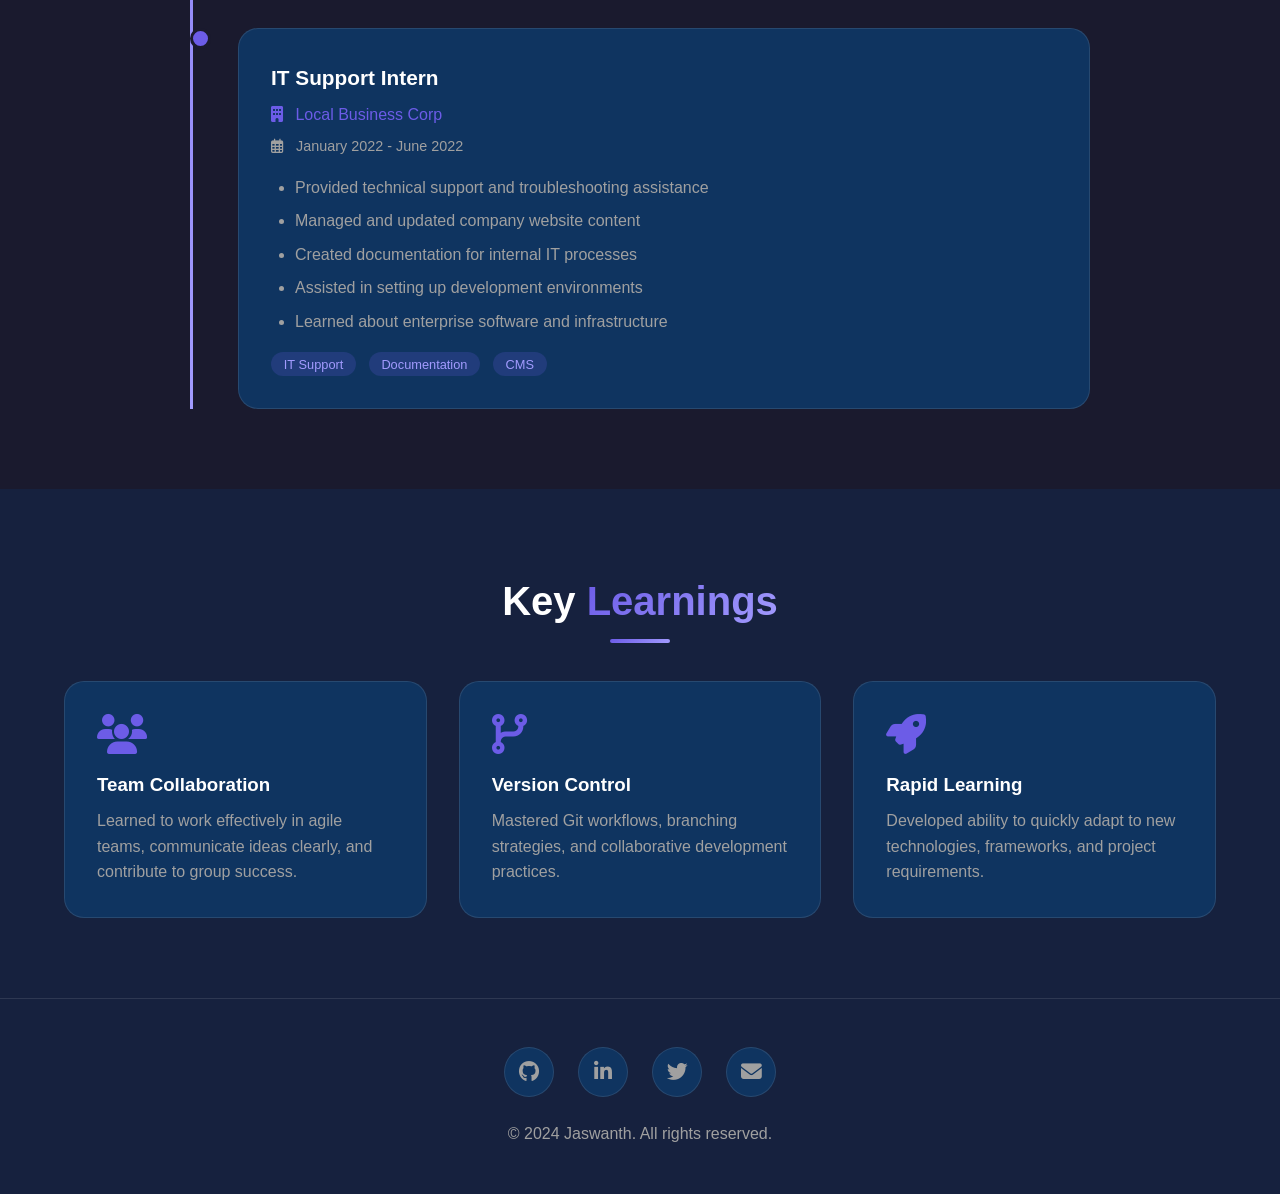
<file: internships.html>
<!DOCTYPE html>
<html lang="en">
<head>
    <meta charset="UTF-8">
    <meta name="viewport" content="width=device-width, initial-scale=1.0">
    <meta name="description" content="Jaswanth's internship experiences and professional work history">
    <title>Internships | Jaswanth</title>
    <link rel="stylesheet" href="css/styles.css">
    <link rel="stylesheet" href="https://cdnjs.cloudflare.com/ajax/libs/font-awesome/6.4.0/css/all.min.css">
</head>
<body>
    <!-- Navigation -->
    <nav class="navbar">
        <a href="index.html" class="logo">Jaswanth</a>
        <ul class="nav-links">
            <li><a href="index.html">Home</a></li>
            <li><a href="about.html">About</a></li>
            <li><a href="projects.html">Projects</a></li>
            <li><a href="skills.html">Skills</a></li>
            <li><a href="certifications.html">Certifications</a></li>
            <li><a href="internships.html" class="active">Internships</a></li>
            <li><a href="contact.html">Contact</a></li>
        </ul>
        <div class="hamburger">
            <span></span>
            <span></span>
            <span></span>
        </div>
    </nav>

    <!-- Internships Section -->
    <section class="section" style="padding-top: 8rem;">
        <h1 class="section-title">My <span>Internships</span></h1>
        <p style="text-align: center; color: var(--text-secondary); max-width: 600px; margin: 0 auto 3rem;">
            Professional experience gained through internships, contributing to real-world projects and learning from industry experts.
        </p>
        
        <div class="internships-container">
            <div class="timeline">
                <!-- Internship 1 -->
                <div class="timeline-item">
                    <div class="timeline-content">
                        <h3>Full Stack Developer Intern</h3>
                        <p class="company">
                            <i class="fas fa-building" style="margin-right: 0.5rem;"></i>
                            Tech Solutions Inc.
                        </p>
                        <p class="period">
                            <i class="far fa-calendar-alt" style="margin-right: 0.5rem;"></i>
                            June 2023 - Present
                        </p>
                        <ul>
                            <li>Developed and maintained web applications using React.js and Node.js</li>
                            <li>Implemented RESTful APIs for seamless data communication between frontend and backend</li>
                            <li>Collaborated with cross-functional teams to deliver features on schedule</li>
                            <li>Participated in code reviews and contributed to improving code quality</li>
                            <li>Worked with MongoDB and PostgreSQL databases for data management</li>
                        </ul>
                        <div style="margin-top: 1rem;">
                            <span style="background: rgba(108, 92, 231, 0.2); padding: 0.3rem 0.8rem; border-radius: 20px; font-size: 0.8rem; color: var(--secondary-color); margin-right: 0.5rem;">React</span>
                            <span style="background: rgba(108, 92, 231, 0.2); padding: 0.3rem 0.8rem; border-radius: 20px; font-size: 0.8rem; color: var(--secondary-color); margin-right: 0.5rem;">Node.js</span>
                            <span style="background: rgba(108, 92, 231, 0.2); padding: 0.3rem 0.8rem; border-radius: 20px; font-size: 0.8rem; color: var(--secondary-color);">MongoDB</span>
                        </div>
                    </div>
                </div>

                <!-- Internship 2 -->
                <div class="timeline-item">
                    <div class="timeline-content">
                        <h3>Frontend Developer Intern</h3>
                        <p class="company">
                            <i class="fas fa-building" style="margin-right: 0.5rem;"></i>
                            Digital Agency XYZ
                        </p>
                        <p class="period">
                            <i class="far fa-calendar-alt" style="margin-right: 0.5rem;"></i>
                            January 2023 - May 2023
                        </p>
                        <ul>
                            <li>Created responsive and interactive user interfaces using HTML, CSS, and JavaScript</li>
                            <li>Implemented pixel-perfect designs from Figma mockups</li>
                            <li>Optimized website performance and improved page load times by 40%</li>
                            <li>Integrated third-party APIs and services for enhanced functionality</li>
                            <li>Assisted in developing reusable component libraries</li>
                        </ul>
                        <div style="margin-top: 1rem;">
                            <span style="background: rgba(108, 92, 231, 0.2); padding: 0.3rem 0.8rem; border-radius: 20px; font-size: 0.8rem; color: var(--secondary-color); margin-right: 0.5rem;">HTML/CSS</span>
                            <span style="background: rgba(108, 92, 231, 0.2); padding: 0.3rem 0.8rem; border-radius: 20px; font-size: 0.8rem; color: var(--secondary-color); margin-right: 0.5rem;">JavaScript</span>
                            <span style="background: rgba(108, 92, 231, 0.2); padding: 0.3rem 0.8rem; border-radius: 20px; font-size: 0.8rem; color: var(--secondary-color);">Vue.js</span>
                        </div>
                    </div>
                </div>

                <!-- Internship 3 -->
                <div class="timeline-item">
                    <div class="timeline-content">
                        <h3>Web Development Trainee</h3>
                        <p class="company">
                            <i class="fas fa-building" style="margin-right: 0.5rem;"></i>
                            Startup Hub
                        </p>
                        <p class="period">
                            <i class="far fa-calendar-alt" style="margin-right: 0.5rem;"></i>
                            July 2022 - December 2022
                        </p>
                        <ul>
                            <li>Learned fundamental web development concepts and best practices</li>
                            <li>Built several small-scale projects to apply theoretical knowledge</li>
                            <li>Participated in daily stand-ups and agile development processes</li>
                            <li>Gained experience with version control using Git and GitHub</li>
                            <li>Received mentorship from senior developers on coding standards</li>
                        </ul>
                        <div style="margin-top: 1rem;">
                            <span style="background: rgba(108, 92, 231, 0.2); padding: 0.3rem 0.8rem; border-radius: 20px; font-size: 0.8rem; color: var(--secondary-color); margin-right: 0.5rem;">HTML/CSS</span>
                            <span style="background: rgba(108, 92, 231, 0.2); padding: 0.3rem 0.8rem; border-radius: 20px; font-size: 0.8rem; color: var(--secondary-color); margin-right: 0.5rem;">JavaScript</span>
                            <span style="background: rgba(108, 92, 231, 0.2); padding: 0.3rem 0.8rem; border-radius: 20px; font-size: 0.8rem; color: var(--secondary-color);">Git</span>
                        </div>
                    </div>
                </div>

                <!-- Internship 4 -->
                <div class="timeline-item">
                    <div class="timeline-content">
                        <h3>IT Support Intern</h3>
                        <p class="company">
                            <i class="fas fa-building" style="margin-right: 0.5rem;"></i>
                            Local Business Corp
                        </p>
                        <p class="period">
                            <i class="far fa-calendar-alt" style="margin-right: 0.5rem;"></i>
                            January 2022 - June 2022
                        </p>
                        <ul>
                            <li>Provided technical support and troubleshooting assistance</li>
                            <li>Managed and updated company website content</li>
                            <li>Created documentation for internal IT processes</li>
                            <li>Assisted in setting up development environments</li>
                            <li>Learned about enterprise software and infrastructure</li>
                        </ul>
                        <div style="margin-top: 1rem;">
                            <span style="background: rgba(108, 92, 231, 0.2); padding: 0.3rem 0.8rem; border-radius: 20px; font-size: 0.8rem; color: var(--secondary-color); margin-right: 0.5rem;">IT Support</span>
                            <span style="background: rgba(108, 92, 231, 0.2); padding: 0.3rem 0.8rem; border-radius: 20px; font-size: 0.8rem; color: var(--secondary-color); margin-right: 0.5rem;">Documentation</span>
                            <span style="background: rgba(108, 92, 231, 0.2); padding: 0.3rem 0.8rem; border-radius: 20px; font-size: 0.8rem; color: var(--secondary-color);">CMS</span>
                        </div>
                    </div>
                </div>
            </div>
        </div>
    </section>

    <!-- Key Learnings -->
    <section class="section" style="background: var(--darker-bg);">
        <h2 class="section-title">Key <span>Learnings</span></h2>
        <div class="grid grid-3" style="max-width: 1200px; margin: 0 auto;">
            <div class="card">
                <i class="fas fa-users" style="font-size: 2.5rem; color: var(--primary-color); margin-bottom: 1rem;"></i>
                <h3>Team Collaboration</h3>
                <p style="color: var(--text-secondary); margin-top: 0.5rem;">
                    Learned to work effectively in agile teams, communicate ideas clearly, and contribute to group success.
                </p>
            </div>
            <div class="card">
                <i class="fas fa-code-branch" style="font-size: 2.5rem; color: var(--primary-color); margin-bottom: 1rem;"></i>
                <h3>Version Control</h3>
                <p style="color: var(--text-secondary); margin-top: 0.5rem;">
                    Mastered Git workflows, branching strategies, and collaborative development practices.
                </p>
            </div>
            <div class="card">
                <i class="fas fa-rocket" style="font-size: 2.5rem; color: var(--primary-color); margin-bottom: 1rem;"></i>
                <h3>Rapid Learning</h3>
                <p style="color: var(--text-secondary); margin-top: 0.5rem;">
                    Developed ability to quickly adapt to new technologies, frameworks, and project requirements.
                </p>
            </div>
        </div>
    </section>

    <!-- Footer -->
    <footer class="footer">
        <div class="footer-content">
            <div class="social-links">
                <a href="#" aria-label="GitHub"><i class="fab fa-github"></i></a>
                <a href="#" aria-label="LinkedIn"><i class="fab fa-linkedin-in"></i></a>
                <a href="#" aria-label="Twitter"><i class="fab fa-twitter"></i></a>
                <a href="#" aria-label="Email"><i class="fas fa-envelope"></i></a>
            </div>
            <p>&copy; 2024 Jaswanth. All rights reserved.</p>
        </div>
    </footer>

    <script src="js/main.js"></script>
</body>
</html>
</file>
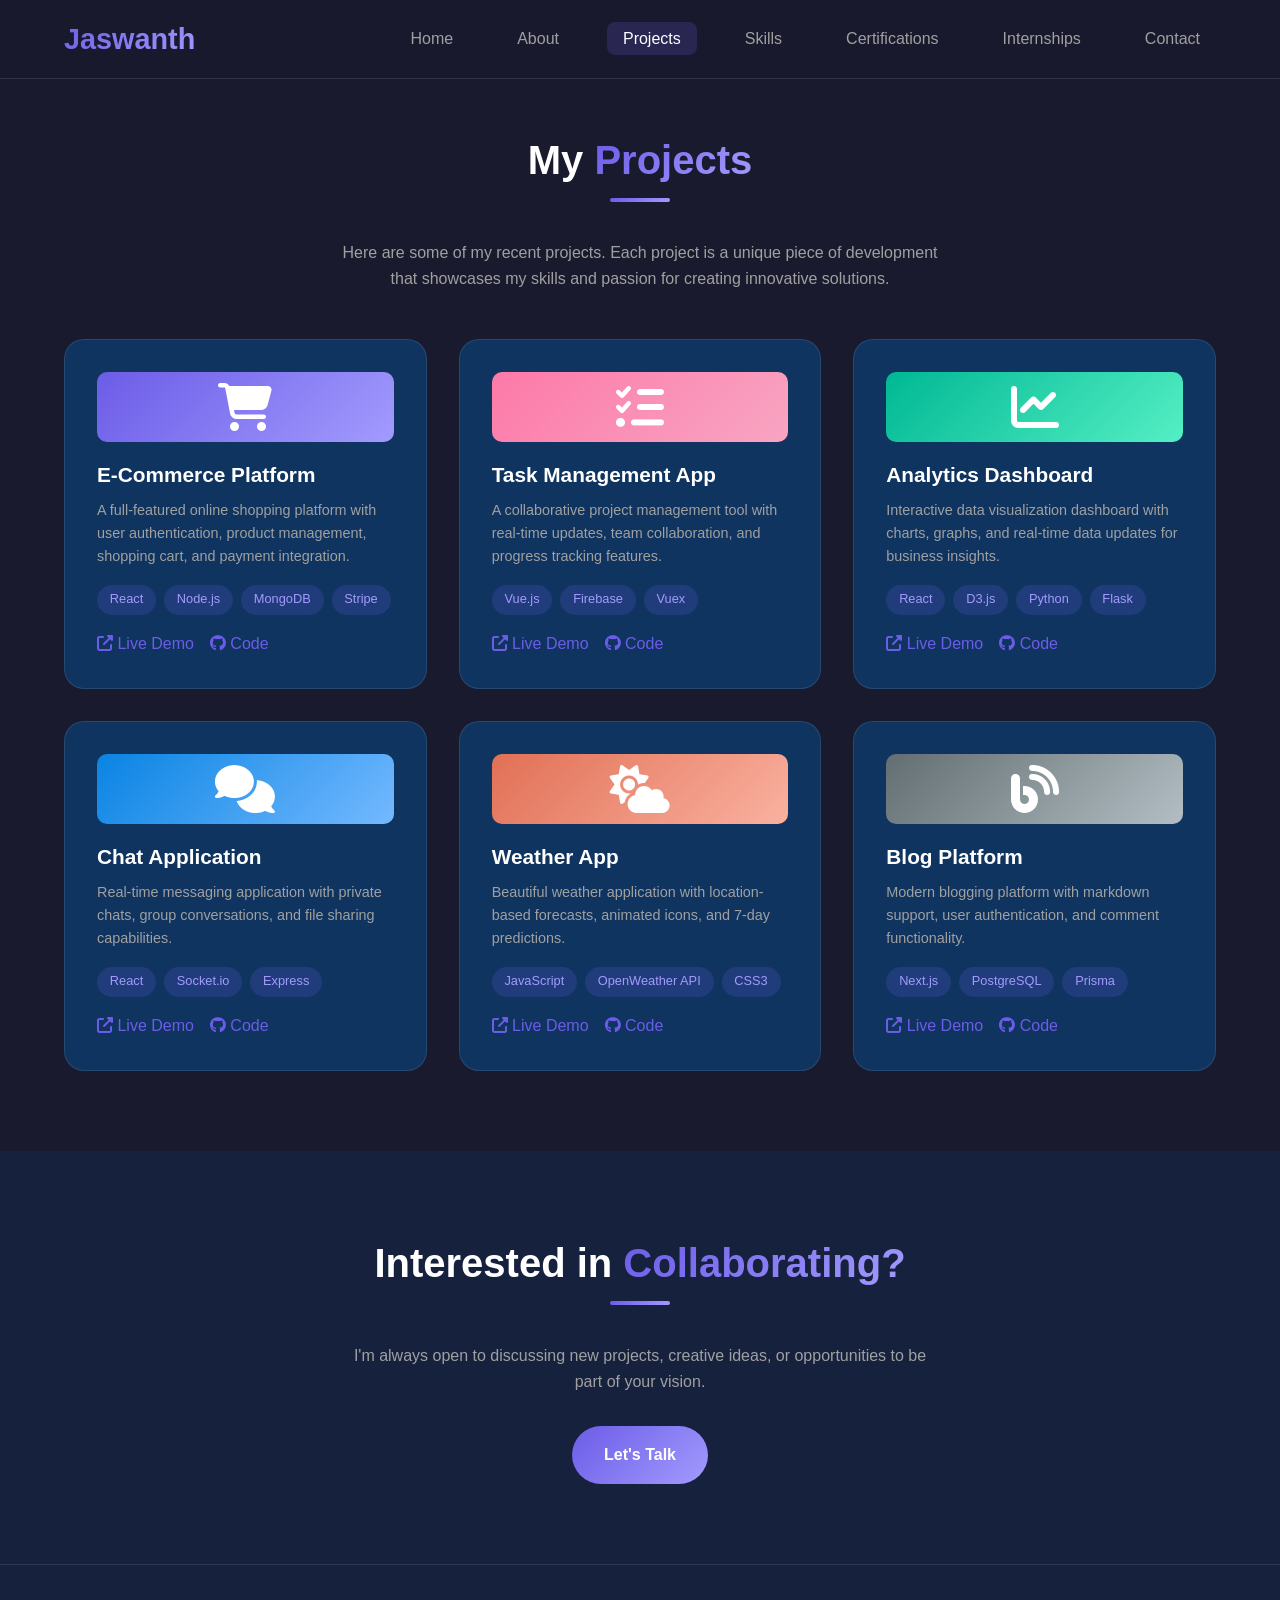
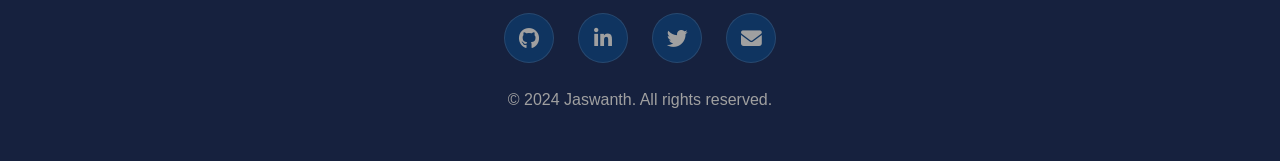
<file: projects.html>
<!DOCTYPE html>
<html lang="en">
<head>
    <meta charset="UTF-8">
    <meta name="viewport" content="width=device-width, initial-scale=1.0">
    <meta name="description" content="Explore Jaswanth's portfolio of projects - Web applications, mobile apps, and more">
    <title>Projects | Jaswanth</title>
    <link rel="stylesheet" href="css/styles.css">
    <link rel="stylesheet" href="https://cdnjs.cloudflare.com/ajax/libs/font-awesome/6.4.0/css/all.min.css">
</head>
<body>
    <!-- Navigation -->
    <nav class="navbar">
        <a href="index.html" class="logo">Jaswanth</a>
        <ul class="nav-links">
            <li><a href="index.html">Home</a></li>
            <li><a href="about.html">About</a></li>
            <li><a href="projects.html" class="active">Projects</a></li>
            <li><a href="skills.html">Skills</a></li>
            <li><a href="certifications.html">Certifications</a></li>
            <li><a href="internships.html">Internships</a></li>
            <li><a href="contact.html">Contact</a></li>
        </ul>
        <div class="hamburger">
            <span></span>
            <span></span>
            <span></span>
        </div>
    </nav>

    <!-- Projects Section -->
    <section class="section" style="padding-top: 8rem;">
        <h1 class="section-title">My <span>Projects</span></h1>
        <p style="text-align: center; color: var(--text-secondary); max-width: 600px; margin: 0 auto 3rem;">
            Here are some of my recent projects. Each project is a unique piece of development that showcases my skills and passion for creating innovative solutions.
        </p>
        
        <div class="projects-container">
            <div class="grid grid-3">
                <!-- Project 1 -->
                <div class="project-card">
                    <div class="project-card-inner">
                        <div class="project-card-front">
                            <div style="height: 150px; background: linear-gradient(135deg, #6c5ce7 0%, #a29bfe 100%); border-radius: 10px; margin-bottom: 1rem; display: flex; align-items: center; justify-content: center;">
                                <i class="fas fa-shopping-cart" style="font-size: 3rem; color: white;"></i>
                            </div>
                            <h3>E-Commerce Platform</h3>
                            <p>A full-featured online shopping platform with user authentication, product management, shopping cart, and payment integration.</p>
                            <div class="project-tags">
                                <span>React</span>
                                <span>Node.js</span>
                                <span>MongoDB</span>
                                <span>Stripe</span>
                            </div>
                            <div class="project-links">
                                <a href="#" aria-label="View live demo"><i class="fas fa-external-link-alt"></i> Live Demo</a>
                                <a href="#" aria-label="View source code"><i class="fab fa-github"></i> Code</a>
                            </div>
                        </div>
                    </div>
                </div>

                <!-- Project 2 -->
                <div class="project-card">
                    <div class="project-card-inner">
                        <div class="project-card-front">
                            <div style="height: 150px; background: linear-gradient(135deg, #fd79a8 0%, #f8a5c2 100%); border-radius: 10px; margin-bottom: 1rem; display: flex; align-items: center; justify-content: center;">
                                <i class="fas fa-tasks" style="font-size: 3rem; color: white;"></i>
                            </div>
                            <h3>Task Management App</h3>
                            <p>A collaborative project management tool with real-time updates, team collaboration, and progress tracking features.</p>
                            <div class="project-tags">
                                <span>Vue.js</span>
                                <span>Firebase</span>
                                <span>Vuex</span>
                            </div>
                            <div class="project-links">
                                <a href="#" aria-label="View live demo"><i class="fas fa-external-link-alt"></i> Live Demo</a>
                                <a href="#" aria-label="View source code"><i class="fab fa-github"></i> Code</a>
                            </div>
                        </div>
                    </div>
                </div>

                <!-- Project 3 -->
                <div class="project-card">
                    <div class="project-card-inner">
                        <div class="project-card-front">
                            <div style="height: 150px; background: linear-gradient(135deg, #00b894 0%, #55efc4 100%); border-radius: 10px; margin-bottom: 1rem; display: flex; align-items: center; justify-content: center;">
                                <i class="fas fa-chart-line" style="font-size: 3rem; color: white;"></i>
                            </div>
                            <h3>Analytics Dashboard</h3>
                            <p>Interactive data visualization dashboard with charts, graphs, and real-time data updates for business insights.</p>
                            <div class="project-tags">
                                <span>React</span>
                                <span>D3.js</span>
                                <span>Python</span>
                                <span>Flask</span>
                            </div>
                            <div class="project-links">
                                <a href="#" aria-label="View live demo"><i class="fas fa-external-link-alt"></i> Live Demo</a>
                                <a href="#" aria-label="View source code"><i class="fab fa-github"></i> Code</a>
                            </div>
                        </div>
                    </div>
                </div>

                <!-- Project 4 -->
                <div class="project-card">
                    <div class="project-card-inner">
                        <div class="project-card-front">
                            <div style="height: 150px; background: linear-gradient(135deg, #0984e3 0%, #74b9ff 100%); border-radius: 10px; margin-bottom: 1rem; display: flex; align-items: center; justify-content: center;">
                                <i class="fas fa-comments" style="font-size: 3rem; color: white;"></i>
                            </div>
                            <h3>Chat Application</h3>
                            <p>Real-time messaging application with private chats, group conversations, and file sharing capabilities.</p>
                            <div class="project-tags">
                                <span>React</span>
                                <span>Socket.io</span>
                                <span>Express</span>
                            </div>
                            <div class="project-links">
                                <a href="#" aria-label="View live demo"><i class="fas fa-external-link-alt"></i> Live Demo</a>
                                <a href="#" aria-label="View source code"><i class="fab fa-github"></i> Code</a>
                            </div>
                        </div>
                    </div>
                </div>

                <!-- Project 5 -->
                <div class="project-card">
                    <div class="project-card-inner">
                        <div class="project-card-front">
                            <div style="height: 150px; background: linear-gradient(135deg, #e17055 0%, #fab1a0 100%); border-radius: 10px; margin-bottom: 1rem; display: flex; align-items: center; justify-content: center;">
                                <i class="fas fa-cloud-sun" style="font-size: 3rem; color: white;"></i>
                            </div>
                            <h3>Weather App</h3>
                            <p>Beautiful weather application with location-based forecasts, animated icons, and 7-day predictions.</p>
                            <div class="project-tags">
                                <span>JavaScript</span>
                                <span>OpenWeather API</span>
                                <span>CSS3</span>
                            </div>
                            <div class="project-links">
                                <a href="#" aria-label="View live demo"><i class="fas fa-external-link-alt"></i> Live Demo</a>
                                <a href="#" aria-label="View source code"><i class="fab fa-github"></i> Code</a>
                            </div>
                        </div>
                    </div>
                </div>

                <!-- Project 6 -->
                <div class="project-card">
                    <div class="project-card-inner">
                        <div class="project-card-front">
                            <div style="height: 150px; background: linear-gradient(135deg, #636e72 0%, #b2bec3 100%); border-radius: 10px; margin-bottom: 1rem; display: flex; align-items: center; justify-content: center;">
                                <i class="fas fa-blog" style="font-size: 3rem; color: white;"></i>
                            </div>
                            <h3>Blog Platform</h3>
                            <p>Modern blogging platform with markdown support, user authentication, and comment functionality.</p>
                            <div class="project-tags">
                                <span>Next.js</span>
                                <span>PostgreSQL</span>
                                <span>Prisma</span>
                            </div>
                            <div class="project-links">
                                <a href="#" aria-label="View live demo"><i class="fas fa-external-link-alt"></i> Live Demo</a>
                                <a href="#" aria-label="View source code"><i class="fab fa-github"></i> Code</a>
                            </div>
                        </div>
                    </div>
                </div>
            </div>
        </div>
    </section>

    <!-- Call to Action -->
    <section class="section" style="background: var(--darker-bg); text-align: center;">
        <h2 class="section-title">Interested in <span>Collaborating?</span></h2>
        <p style="color: var(--text-secondary); max-width: 600px; margin: 0 auto 2rem;">
            I'm always open to discussing new projects, creative ideas, or opportunities to be part of your vision.
        </p>
        <a href="contact.html" class="btn btn-primary">Let's Talk</a>
    </section>

    <!-- Footer -->
    <footer class="footer">
        <div class="footer-content">
            <div class="social-links">
                <a href="#" aria-label="GitHub"><i class="fab fa-github"></i></a>
                <a href="#" aria-label="LinkedIn"><i class="fab fa-linkedin-in"></i></a>
                <a href="#" aria-label="Twitter"><i class="fab fa-twitter"></i></a>
                <a href="#" aria-label="Email"><i class="fas fa-envelope"></i></a>
            </div>
            <p>&copy; 2024 Jaswanth. All rights reserved.</p>
        </div>
    </footer>

    <script src="js/main.js"></script>
</body>
</html>
</file>
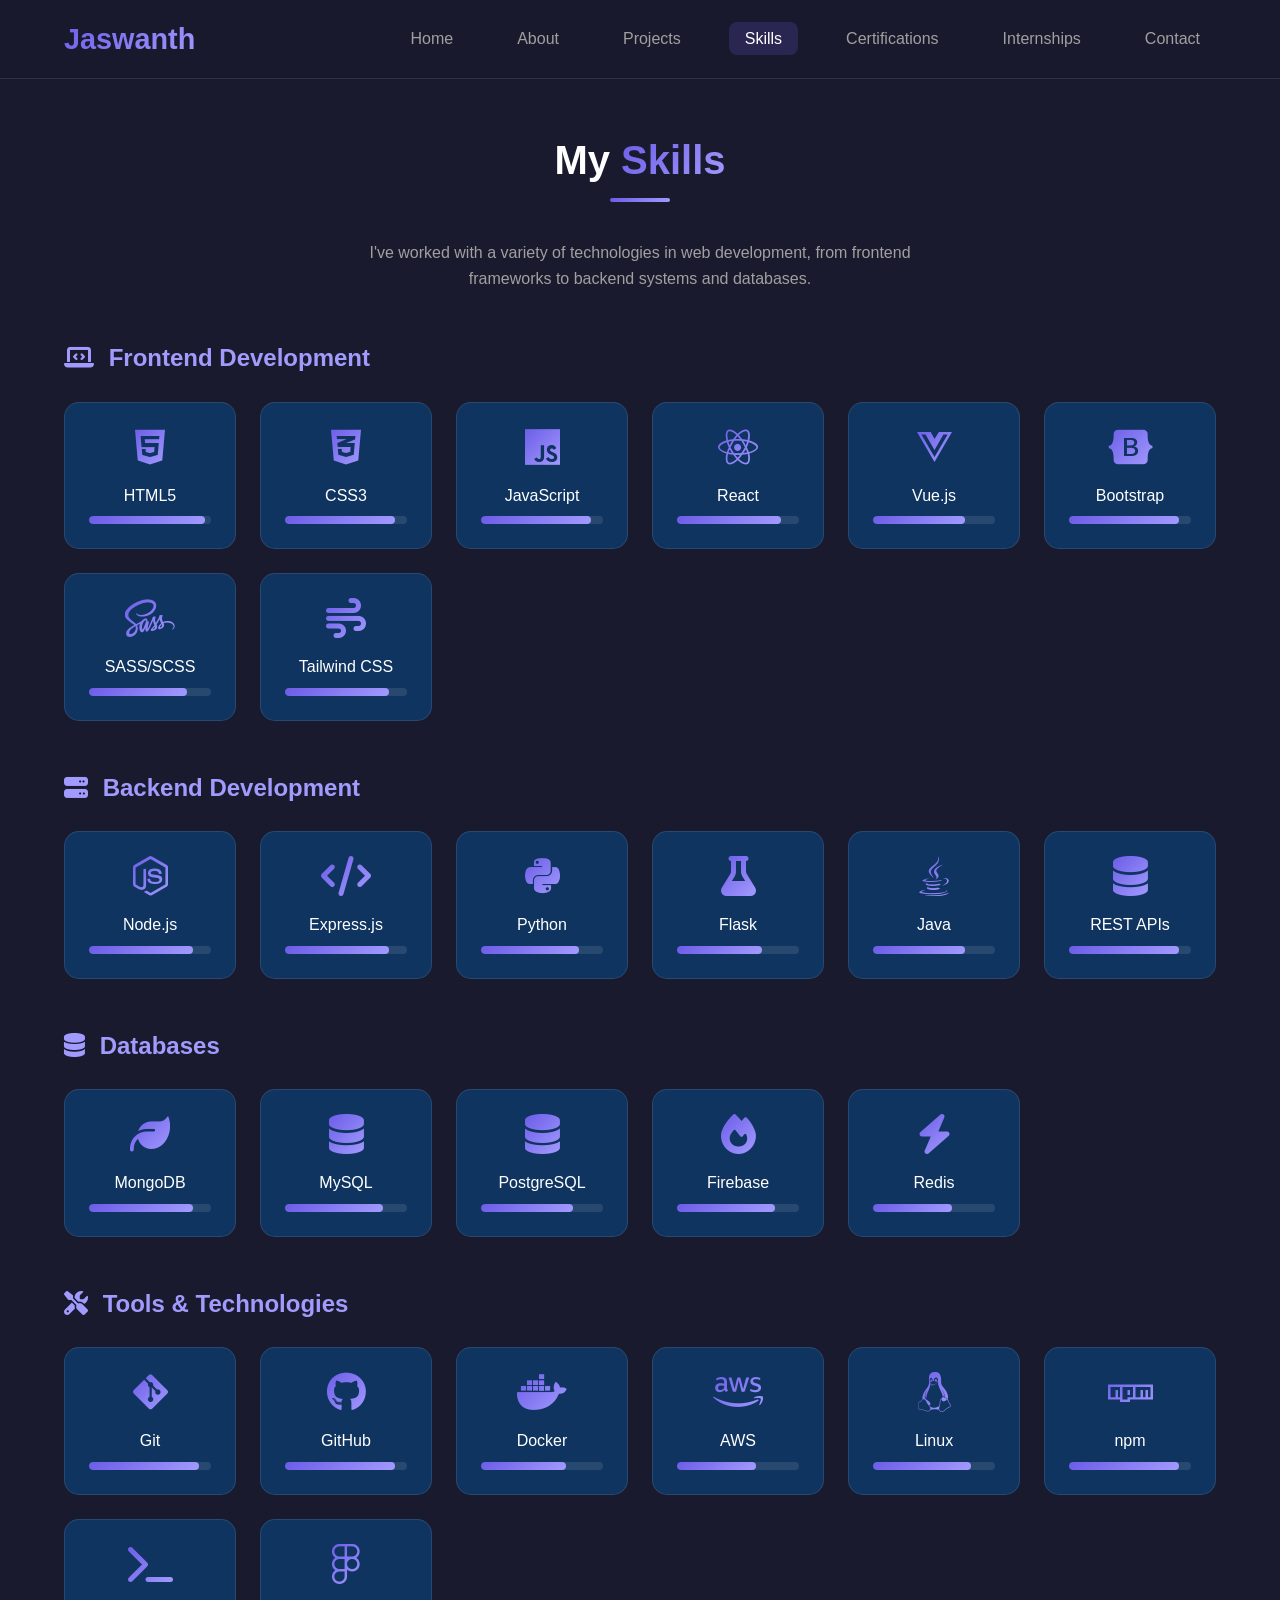
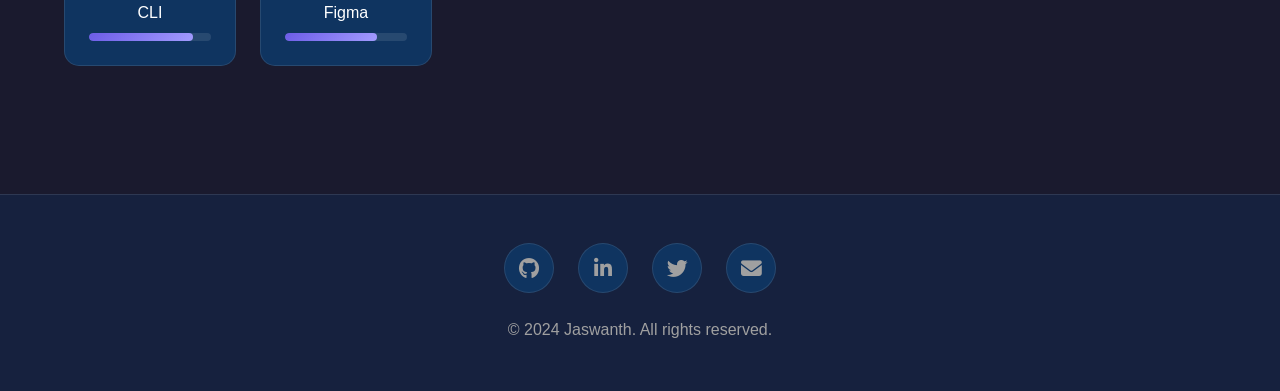
<file: skills.html>
<!DOCTYPE html>
<html lang="en">
<head>
    <meta charset="UTF-8">
    <meta name="viewport" content="width=device-width, initial-scale=1.0">
    <meta name="description" content="Jaswanth's technical skills - Programming languages, frameworks, and tools">
    <title>Skills | Jaswanth</title>
    <link rel="stylesheet" href="css/styles.css">
    <link rel="stylesheet" href="https://cdnjs.cloudflare.com/ajax/libs/font-awesome/6.4.0/css/all.min.css">
</head>
<body>
    <!-- Navigation -->
    <nav class="navbar">
        <a href="index.html" class="logo">Jaswanth</a>
        <ul class="nav-links">
            <li><a href="index.html">Home</a></li>
            <li><a href="about.html">About</a></li>
            <li><a href="projects.html">Projects</a></li>
            <li><a href="skills.html" class="active">Skills</a></li>
            <li><a href="certifications.html">Certifications</a></li>
            <li><a href="internships.html">Internships</a></li>
            <li><a href="contact.html">Contact</a></li>
        </ul>
        <div class="hamburger">
            <span></span>
            <span></span>
            <span></span>
        </div>
    </nav>

    <!-- Skills Section -->
    <section class="section" style="padding-top: 8rem;">
        <h1 class="section-title">My <span>Skills</span></h1>
        <p style="text-align: center; color: var(--text-secondary); max-width: 600px; margin: 0 auto 3rem;">
            I've worked with a variety of technologies in web development, from frontend frameworks to backend systems and databases.
        </p>
        
        <div class="skills-container">
            <!-- Frontend Skills -->
            <div class="skill-category">
                <h3><i class="fas fa-laptop-code" style="margin-right: 0.5rem;"></i> Frontend Development</h3>
                <div class="skills-grid">
                    <div class="skill-item">
                        <i class="fab fa-html5"></i>
                        <span>HTML5</span>
                        <div class="skill-bar">
                            <div class="skill-bar-fill" data-width="95%" style="width: 0;"></div>
                        </div>
                    </div>
                    <div class="skill-item">
                        <i class="fab fa-css3-alt"></i>
                        <span>CSS3</span>
                        <div class="skill-bar">
                            <div class="skill-bar-fill" data-width="90%" style="width: 0;"></div>
                        </div>
                    </div>
                    <div class="skill-item">
                        <i class="fab fa-js"></i>
                        <span>JavaScript</span>
                        <div class="skill-bar">
                            <div class="skill-bar-fill" data-width="90%" style="width: 0;"></div>
                        </div>
                    </div>
                    <div class="skill-item">
                        <i class="fab fa-react"></i>
                        <span>React</span>
                        <div class="skill-bar">
                            <div class="skill-bar-fill" data-width="85%" style="width: 0;"></div>
                        </div>
                    </div>
                    <div class="skill-item">
                        <i class="fab fa-vuejs"></i>
                        <span>Vue.js</span>
                        <div class="skill-bar">
                            <div class="skill-bar-fill" data-width="75%" style="width: 0;"></div>
                        </div>
                    </div>
                    <div class="skill-item">
                        <i class="fab fa-bootstrap"></i>
                        <span>Bootstrap</span>
                        <div class="skill-bar">
                            <div class="skill-bar-fill" data-width="90%" style="width: 0;"></div>
                        </div>
                    </div>
                    <div class="skill-item">
                        <i class="fab fa-sass"></i>
                        <span>SASS/SCSS</span>
                        <div class="skill-bar">
                            <div class="skill-bar-fill" data-width="80%" style="width: 0;"></div>
                        </div>
                    </div>
                    <div class="skill-item">
                        <i class="fas fa-wind"></i>
                        <span>Tailwind CSS</span>
                        <div class="skill-bar">
                            <div class="skill-bar-fill" data-width="85%" style="width: 0;"></div>
                        </div>
                    </div>
                </div>
            </div>

            <!-- Backend Skills -->
            <div class="skill-category">
                <h3><i class="fas fa-server" style="margin-right: 0.5rem;"></i> Backend Development</h3>
                <div class="skills-grid">
                    <div class="skill-item">
                        <i class="fab fa-node-js"></i>
                        <span>Node.js</span>
                        <div class="skill-bar">
                            <div class="skill-bar-fill" data-width="85%" style="width: 0;"></div>
                        </div>
                    </div>
                    <div class="skill-item">
                        <i class="fas fa-code"></i>
                        <span>Express.js</span>
                        <div class="skill-bar">
                            <div class="skill-bar-fill" data-width="85%" style="width: 0;"></div>
                        </div>
                    </div>
                    <div class="skill-item">
                        <i class="fab fa-python"></i>
                        <span>Python</span>
                        <div class="skill-bar">
                            <div class="skill-bar-fill" data-width="80%" style="width: 0;"></div>
                        </div>
                    </div>
                    <div class="skill-item">
                        <i class="fas fa-flask"></i>
                        <span>Flask</span>
                        <div class="skill-bar">
                            <div class="skill-bar-fill" data-width="70%" style="width: 0;"></div>
                        </div>
                    </div>
                    <div class="skill-item">
                        <i class="fab fa-java"></i>
                        <span>Java</span>
                        <div class="skill-bar">
                            <div class="skill-bar-fill" data-width="75%" style="width: 0;"></div>
                        </div>
                    </div>
                    <div class="skill-item">
                        <i class="fas fa-database"></i>
                        <span>REST APIs</span>
                        <div class="skill-bar">
                            <div class="skill-bar-fill" data-width="90%" style="width: 0;"></div>
                        </div>
                    </div>
                </div>
            </div>

            <!-- Database Skills -->
            <div class="skill-category">
                <h3><i class="fas fa-database" style="margin-right: 0.5rem;"></i> Databases</h3>
                <div class="skills-grid">
                    <div class="skill-item">
                        <i class="fas fa-leaf"></i>
                        <span>MongoDB</span>
                        <div class="skill-bar">
                            <div class="skill-bar-fill" data-width="85%" style="width: 0;"></div>
                        </div>
                    </div>
                    <div class="skill-item">
                        <i class="fas fa-database"></i>
                        <span>MySQL</span>
                        <div class="skill-bar">
                            <div class="skill-bar-fill" data-width="80%" style="width: 0;"></div>
                        </div>
                    </div>
                    <div class="skill-item">
                        <i class="fas fa-database"></i>
                        <span>PostgreSQL</span>
                        <div class="skill-bar">
                            <div class="skill-bar-fill" data-width="75%" style="width: 0;"></div>
                        </div>
                    </div>
                    <div class="skill-item">
                        <i class="fas fa-fire"></i>
                        <span>Firebase</span>
                        <div class="skill-bar">
                            <div class="skill-bar-fill" data-width="80%" style="width: 0;"></div>
                        </div>
                    </div>
                    <div class="skill-item">
                        <i class="fas fa-bolt"></i>
                        <span>Redis</span>
                        <div class="skill-bar">
                            <div class="skill-bar-fill" data-width="65%" style="width: 0;"></div>
                        </div>
                    </div>
                </div>
            </div>

            <!-- Tools & Others -->
            <div class="skill-category">
                <h3><i class="fas fa-tools" style="margin-right: 0.5rem;"></i> Tools & Technologies</h3>
                <div class="skills-grid">
                    <div class="skill-item">
                        <i class="fab fa-git-alt"></i>
                        <span>Git</span>
                        <div class="skill-bar">
                            <div class="skill-bar-fill" data-width="90%" style="width: 0;"></div>
                        </div>
                    </div>
                    <div class="skill-item">
                        <i class="fab fa-github"></i>
                        <span>GitHub</span>
                        <div class="skill-bar">
                            <div class="skill-bar-fill" data-width="90%" style="width: 0;"></div>
                        </div>
                    </div>
                    <div class="skill-item">
                        <i class="fab fa-docker"></i>
                        <span>Docker</span>
                        <div class="skill-bar">
                            <div class="skill-bar-fill" data-width="70%" style="width: 0;"></div>
                        </div>
                    </div>
                    <div class="skill-item">
                        <i class="fab fa-aws"></i>
                        <span>AWS</span>
                        <div class="skill-bar">
                            <div class="skill-bar-fill" data-width="65%" style="width: 0;"></div>
                        </div>
                    </div>
                    <div class="skill-item">
                        <i class="fab fa-linux"></i>
                        <span>Linux</span>
                        <div class="skill-bar">
                            <div class="skill-bar-fill" data-width="80%" style="width: 0;"></div>
                        </div>
                    </div>
                    <div class="skill-item">
                        <i class="fab fa-npm"></i>
                        <span>npm</span>
                        <div class="skill-bar">
                            <div class="skill-bar-fill" data-width="90%" style="width: 0;"></div>
                        </div>
                    </div>
                    <div class="skill-item">
                        <i class="fas fa-terminal"></i>
                        <span>CLI</span>
                        <div class="skill-bar">
                            <div class="skill-bar-fill" data-width="85%" style="width: 0;"></div>
                        </div>
                    </div>
                    <div class="skill-item">
                        <i class="fab fa-figma"></i>
                        <span>Figma</span>
                        <div class="skill-bar">
                            <div class="skill-bar-fill" data-width="75%" style="width: 0;"></div>
                        </div>
                    </div>
                </div>
            </div>
        </div>
    </section>

    <!-- Footer -->
    <footer class="footer">
        <div class="footer-content">
            <div class="social-links">
                <a href="#" aria-label="GitHub"><i class="fab fa-github"></i></a>
                <a href="#" aria-label="LinkedIn"><i class="fab fa-linkedin-in"></i></a>
                <a href="#" aria-label="Twitter"><i class="fab fa-twitter"></i></a>
                <a href="#" aria-label="Email"><i class="fas fa-envelope"></i></a>
            </div>
            <p>&copy; 2024 Jaswanth. All rights reserved.</p>
        </div>
    </footer>

    <script src="js/main.js"></script>
</body>
</html>
</file>
<file: css/styles.css>
/* ========================================
   Portfolio Website - Global Styles
   ======================================== */

/* CSS Variables for theming */
:root {
    --primary-color: #6c5ce7;
    --secondary-color: #a29bfe;
    --accent-color: #fd79a8;
    --dark-bg: #1a1a2e;
    --darker-bg: #16213e;
    --card-bg: #0f3460;
    --text-primary: #ffffff;
    --text-secondary: #a0a0a0;
    --gradient-1: linear-gradient(135deg, #6c5ce7 0%, #a29bfe 100%);
    --gradient-2: linear-gradient(135deg, #fd79a8 0%, #f8a5c2 100%);
    --shadow: 0 10px 30px rgba(0, 0, 0, 0.3);
    --transition: all 0.3s ease;
}

/* Reset and Base Styles */
* {
    margin: 0;
    padding: 0;
    box-sizing: border-box;
}

html {
    scroll-behavior: smooth;
}

body {
    font-family: 'Segoe UI', Tahoma, Geneva, Verdana, sans-serif;
    background: var(--dark-bg);
    color: var(--text-primary);
    line-height: 1.6;
    min-height: 100vh;
}

a {
    text-decoration: none;
    color: inherit;
}

ul {
    list-style: none;
}

/* ========================================
   Navigation
   ======================================== */
.navbar {
    position: fixed;
    top: 0;
    left: 0;
    width: 100%;
    padding: 1rem 5%;
    background: rgba(26, 26, 46, 0.95);
    backdrop-filter: blur(10px);
    z-index: 1000;
    display: flex;
    justify-content: space-between;
    align-items: center;
    border-bottom: 1px solid rgba(255, 255, 255, 0.1);
}

.logo {
    font-size: 1.8rem;
    font-weight: 700;
    background: var(--gradient-1);
    -webkit-background-clip: text;
    background-clip: text;
    -webkit-text-fill-color: transparent;
}

.nav-links {
    display: flex;
    gap: 2rem;
}

.nav-links li a {
    font-size: 1rem;
    font-weight: 500;
    color: var(--text-secondary);
    transition: var(--transition);
    padding: 0.5rem 1rem;
    border-radius: 8px;
}

.nav-links li a:hover,
.nav-links li a.active {
    color: var(--text-primary);
    background: rgba(108, 92, 231, 0.2);
}

.hamburger {
    display: none;
    flex-direction: column;
    cursor: pointer;
    gap: 5px;
}

.hamburger span {
    width: 25px;
    height: 3px;
    background: var(--text-primary);
    border-radius: 3px;
    transition: var(--transition);
}

/* ========================================
   Hero Section
   ======================================== */
.hero {
    min-height: 100vh;
    display: flex;
    align-items: center;
    justify-content: center;
    padding: 6rem 5% 2rem;
    background: linear-gradient(135deg, var(--dark-bg) 0%, var(--darker-bg) 100%);
    position: relative;
    overflow: hidden;
}

.hero::before {
    content: '';
    position: absolute;
    top: -50%;
    right: -50%;
    width: 100%;
    height: 100%;
    background: radial-gradient(circle, rgba(108, 92, 231, 0.1) 0%, transparent 70%);
    animation: float 6s ease-in-out infinite;
}

@keyframes float {
    0%, 100% { transform: translate(0, 0) rotate(0deg); }
    50% { transform: translate(-20px, 20px) rotate(5deg); }
}

.hero-content {
    text-align: center;
    z-index: 1;
    max-width: 800px;
}

.hero-content h1 {
    font-size: 3.5rem;
    margin-bottom: 1rem;
    animation: fadeInUp 1s ease;
}

.hero-content h1 span {
    background: var(--gradient-1);
    -webkit-background-clip: text;
    background-clip: text;
    -webkit-text-fill-color: transparent;
}

.hero-content p {
    font-size: 1.3rem;
    color: var(--text-secondary);
    margin-bottom: 2rem;
    animation: fadeInUp 1s ease 0.2s backwards;
}

.hero-buttons {
    display: flex;
    gap: 1rem;
    justify-content: center;
    flex-wrap: wrap;
    animation: fadeInUp 1s ease 0.4s backwards;
}

/* ========================================
   Buttons
   ======================================== */
.btn {
    display: inline-block;
    padding: 1rem 2rem;
    border-radius: 50px;
    font-weight: 600;
    font-size: 1rem;
    cursor: pointer;
    transition: var(--transition);
    border: none;
}

.btn-primary {
    background: var(--gradient-1);
    color: var(--text-primary);
}

.btn-primary:hover {
    transform: translateY(-3px);
    box-shadow: 0 10px 30px rgba(108, 92, 231, 0.4);
}

.btn-secondary {
    background: transparent;
    color: var(--text-primary);
    border: 2px solid var(--primary-color);
}

.btn-secondary:hover {
    background: var(--primary-color);
    transform: translateY(-3px);
}

/* ========================================
   Sections
   ======================================== */
.section {
    padding: 5rem 5%;
}

.section-title {
    text-align: center;
    font-size: 2.5rem;
    margin-bottom: 3rem;
    position: relative;
}

.section-title span {
    background: var(--gradient-1);
    -webkit-background-clip: text;
    background-clip: text;
    -webkit-text-fill-color: transparent;
}

.section-title::after {
    content: '';
    position: absolute;
    bottom: -10px;
    left: 50%;
    transform: translateX(-50%);
    width: 60px;
    height: 4px;
    background: var(--gradient-1);
    border-radius: 2px;
}

/* ========================================
   Cards
   ======================================== */
.card {
    background: var(--card-bg);
    border-radius: 20px;
    padding: 2rem;
    transition: var(--transition);
    border: 1px solid rgba(255, 255, 255, 0.1);
}

.card:hover {
    transform: translateY(-10px);
    box-shadow: var(--shadow);
    border-color: var(--primary-color);
}

/* 3D Card Effect */
.card-3d {
    perspective: 1000px;
}

.card-3d-inner {
    background: var(--card-bg);
    border-radius: 20px;
    padding: 2rem;
    transition: transform 0.5s;
    transform-style: preserve-3d;
    border: 1px solid rgba(255, 255, 255, 0.1);
}

.card-3d:hover .card-3d-inner {
    transform: rotateY(10deg) rotateX(5deg);
    box-shadow: -20px 20px 50px rgba(0, 0, 0, 0.3);
}

/* ========================================
   Grid Layouts
   ======================================== */
.grid {
    display: grid;
    gap: 2rem;
}

.grid-2 {
    grid-template-columns: repeat(2, 1fr);
}

.grid-3 {
    grid-template-columns: repeat(3, 1fr);
}

.grid-4 {
    grid-template-columns: repeat(4, 1fr);
}

/* ========================================
   About Section
   ======================================== */
.about-container {
    display: grid;
    grid-template-columns: 1fr 1.5fr;
    gap: 4rem;
    align-items: center;
    max-width: 1200px;
    margin: 0 auto;
}

.about-image {
    position: relative;
}

.about-image img {
    width: 100%;
    border-radius: 20px;
    box-shadow: var(--shadow);
}

.about-image::before {
    content: '';
    position: absolute;
    top: -20px;
    left: -20px;
    width: 100%;
    height: 100%;
    border: 3px solid var(--primary-color);
    border-radius: 20px;
    z-index: -1;
}

.about-content h2 {
    font-size: 2rem;
    margin-bottom: 1rem;
}

.about-content p {
    color: var(--text-secondary);
    margin-bottom: 1.5rem;
}

.about-info {
    display: grid;
    grid-template-columns: repeat(2, 1fr);
    gap: 1rem;
    margin-bottom: 2rem;
}

.about-info-item {
    display: flex;
    gap: 0.5rem;
}

.about-info-item strong {
    color: var(--primary-color);
}

/* ========================================
   Skills Section
   ======================================== */
.skills-container {
    max-width: 1200px;
    margin: 0 auto;
}

.skill-category {
    margin-bottom: 3rem;
}

.skill-category h3 {
    font-size: 1.5rem;
    margin-bottom: 1.5rem;
    color: var(--secondary-color);
}

.skills-grid {
    display: grid;
    grid-template-columns: repeat(auto-fill, minmax(150px, 1fr));
    gap: 1.5rem;
}

.skill-item {
    background: var(--card-bg);
    padding: 1.5rem;
    border-radius: 15px;
    text-align: center;
    transition: var(--transition);
    border: 1px solid rgba(255, 255, 255, 0.1);
}

.skill-item:hover {
    transform: translateY(-5px);
    border-color: var(--primary-color);
    box-shadow: 0 10px 30px rgba(108, 92, 231, 0.2);
}

.skill-item i {
    font-size: 2.5rem;
    margin-bottom: 1rem;
    background: var(--gradient-1);
    -webkit-background-clip: text;
    background-clip: text;
    -webkit-text-fill-color: transparent;
}

.skill-item span {
    display: block;
    font-weight: 500;
}

.skill-bar {
    width: 100%;
    height: 8px;
    background: rgba(255, 255, 255, 0.1);
    border-radius: 4px;
    margin-top: 0.5rem;
    overflow: hidden;
}

.skill-bar-fill {
    height: 100%;
    background: var(--gradient-1);
    border-radius: 4px;
    transition: width 1s ease;
}

/* ========================================
   Projects Section
   ======================================== */
.projects-container {
    max-width: 1200px;
    margin: 0 auto;
}

.project-card {
    perspective: 1000px;
    height: 350px;
}

.project-card-inner {
    position: relative;
    width: 100%;
    height: 100%;
    transition: transform 0.6s;
    transform-style: preserve-3d;
}

.project-card:hover .project-card-inner {
    transform: rotateY(15deg) rotateX(5deg);
}

.project-card-front {
    background: var(--card-bg);
    border-radius: 20px;
    padding: 2rem;
    height: 100%;
    display: flex;
    flex-direction: column;
    border: 1px solid rgba(255, 255, 255, 0.1);
    backface-visibility: hidden;
}

.project-card-front img {
    width: 100%;
    height: 150px;
    object-fit: cover;
    border-radius: 10px;
    margin-bottom: 1rem;
}

.project-card-front h3 {
    font-size: 1.3rem;
    margin-bottom: 0.5rem;
}

.project-card-front p {
    color: var(--text-secondary);
    font-size: 0.9rem;
    flex-grow: 1;
}

.project-tags {
    display: flex;
    gap: 0.5rem;
    flex-wrap: wrap;
    margin-top: 1rem;
}

.project-tags span {
    background: rgba(108, 92, 231, 0.2);
    padding: 0.3rem 0.8rem;
    border-radius: 20px;
    font-size: 0.8rem;
    color: var(--secondary-color);
}

.project-links {
    display: flex;
    gap: 1rem;
    margin-top: 1rem;
}

.project-links a {
    color: var(--primary-color);
    transition: var(--transition);
}

.project-links a:hover {
    color: var(--text-primary);
}

/* ========================================
   Certifications Section
   ======================================== */
.certifications-container {
    max-width: 1200px;
    margin: 0 auto;
}

.cert-card {
    background: var(--card-bg);
    border-radius: 20px;
    padding: 2rem;
    transition: var(--transition);
    border: 1px solid rgba(255, 255, 255, 0.1);
    position: relative;
    overflow: hidden;
}

.cert-card::before {
    content: '';
    position: absolute;
    top: 0;
    left: 0;
    width: 4px;
    height: 100%;
    background: var(--gradient-1);
}

.cert-card:hover {
    transform: translateY(-10px);
    box-shadow: var(--shadow);
}

.cert-card h3 {
    font-size: 1.3rem;
    margin-bottom: 0.5rem;
}

.cert-card .issuer {
    color: var(--primary-color);
    font-weight: 500;
    margin-bottom: 0.5rem;
}

.cert-card .date {
    color: var(--text-secondary);
    font-size: 0.9rem;
    margin-bottom: 1rem;
}

.cert-card .verify-link {
    display: inline-flex;
    align-items: center;
    gap: 0.5rem;
    color: var(--secondary-color);
    transition: var(--transition);
}

.cert-card .verify-link:hover {
    color: var(--text-primary);
}

/* ========================================
   Internships Section
   ======================================== */
.internships-container {
    max-width: 900px;
    margin: 0 auto;
}

.timeline {
    position: relative;
    padding-left: 3rem;
}

.timeline::before {
    content: '';
    position: absolute;
    left: 0;
    top: 0;
    width: 3px;
    height: 100%;
    background: var(--gradient-1);
}

.timeline-item {
    position: relative;
    padding-bottom: 3rem;
}

.timeline-item::before {
    content: '';
    position: absolute;
    left: -3rem;
    top: 0;
    width: 15px;
    height: 15px;
    background: var(--primary-color);
    border-radius: 50%;
    border: 3px solid var(--dark-bg);
}

.timeline-item:last-child {
    padding-bottom: 0;
}

.timeline-content {
    background: var(--card-bg);
    padding: 2rem;
    border-radius: 20px;
    border: 1px solid rgba(255, 255, 255, 0.1);
    transition: var(--transition);
}

.timeline-content:hover {
    border-color: var(--primary-color);
    box-shadow: var(--shadow);
}

.timeline-content h3 {
    font-size: 1.3rem;
    margin-bottom: 0.5rem;
}

.timeline-content .company {
    color: var(--primary-color);
    font-weight: 500;
    margin-bottom: 0.5rem;
}

.timeline-content .period {
    color: var(--text-secondary);
    font-size: 0.9rem;
    margin-bottom: 1rem;
}

.timeline-content ul {
    list-style: disc;
    padding-left: 1.5rem;
    color: var(--text-secondary);
}

.timeline-content ul li {
    margin-bottom: 0.5rem;
}

/* ========================================
   Contact Section
   ======================================== */
.contact-container {
    max-width: 800px;
    margin: 0 auto;
}

.contact-info {
    display: grid;
    grid-template-columns: repeat(3, 1fr);
    gap: 2rem;
    margin-bottom: 3rem;
}

.contact-info-item {
    background: var(--card-bg);
    padding: 2rem;
    border-radius: 20px;
    text-align: center;
    transition: var(--transition);
    border: 1px solid rgba(255, 255, 255, 0.1);
}

.contact-info-item:hover {
    transform: translateY(-5px);
    border-color: var(--primary-color);
}

.contact-info-item i {
    font-size: 2rem;
    color: var(--primary-color);
    margin-bottom: 1rem;
}

.contact-info-item h3 {
    font-size: 1.1rem;
    margin-bottom: 0.5rem;
}

.contact-info-item p {
    color: var(--text-secondary);
    font-size: 0.9rem;
}

.contact-form {
    background: var(--card-bg);
    padding: 3rem;
    border-radius: 20px;
    border: 1px solid rgba(255, 255, 255, 0.1);
}

.form-group {
    margin-bottom: 1.5rem;
}

.form-group label {
    display: block;
    margin-bottom: 0.5rem;
    font-weight: 500;
}

.form-group input,
.form-group textarea {
    width: 100%;
    padding: 1rem;
    border: 1px solid rgba(255, 255, 255, 0.1);
    border-radius: 10px;
    background: var(--darker-bg);
    color: var(--text-primary);
    font-size: 1rem;
    transition: var(--transition);
}

.form-group input:focus,
.form-group textarea:focus {
    outline: none;
    border-color: var(--primary-color);
}

.form-group textarea {
    resize: vertical;
    min-height: 150px;
}

.contact-form .btn {
    width: 100%;
}

/* ========================================
   Footer
   ======================================== */
.footer {
    background: var(--darker-bg);
    padding: 3rem 5%;
    text-align: center;
    border-top: 1px solid rgba(255, 255, 255, 0.1);
}

.footer-content {
    max-width: 1200px;
    margin: 0 auto;
}

.social-links {
    display: flex;
    justify-content: center;
    gap: 1.5rem;
    margin-bottom: 1.5rem;
}

.social-links a {
    width: 50px;
    height: 50px;
    background: var(--card-bg);
    border-radius: 50%;
    display: flex;
    align-items: center;
    justify-content: center;
    font-size: 1.3rem;
    color: var(--text-secondary);
    transition: var(--transition);
    border: 1px solid rgba(255, 255, 255, 0.1);
}

.social-links a:hover {
    color: var(--text-primary);
    background: var(--primary-color);
    transform: translateY(-5px);
}

.footer p {
    color: var(--text-secondary);
}

/* ========================================
   Animations
   ======================================== */
@keyframes fadeInUp {
    from {
        opacity: 0;
        transform: translateY(30px);
    }
    to {
        opacity: 1;
        transform: translateY(0);
    }
}

@keyframes fadeIn {
    from { opacity: 0; }
    to { opacity: 1; }
}

.fade-in {
    animation: fadeIn 1s ease;
}

.fade-in-up {
    animation: fadeInUp 1s ease;
}

/* ========================================
   Responsive Design
   ======================================== */
@media (max-width: 992px) {
    .grid-3 {
        grid-template-columns: repeat(2, 1fr);
    }
    
    .grid-4 {
        grid-template-columns: repeat(2, 1fr);
    }
    
    .about-container {
        grid-template-columns: 1fr;
        text-align: center;
    }
    
    .about-image {
        max-width: 400px;
        margin: 0 auto;
    }
    
    .contact-info {
        grid-template-columns: 1fr;
    }
}

@media (max-width: 768px) {
    .nav-links {
        position: fixed;
        top: 70px;
        left: 0;
        width: 100%;
        background: var(--darker-bg);
        flex-direction: column;
        align-items: center;
        padding: 2rem 0;
        gap: 1rem;
        transform: translateX(-100%);
        transition: var(--transition);
    }
    
    .nav-links.active {
        transform: translateX(0);
    }
    
    .hamburger {
        display: flex;
    }
    
    .hero-content h1 {
        font-size: 2.5rem;
    }
    
    .section-title {
        font-size: 2rem;
    }
    
    .grid-2,
    .grid-3,
    .grid-4 {
        grid-template-columns: 1fr;
    }
}

@media (max-width: 480px) {
    .hero-content h1 {
        font-size: 2rem;
    }
    
    .hero-content p {
        font-size: 1rem;
    }
    
    .btn {
        padding: 0.8rem 1.5rem;
    }
    
    .section {
        padding: 3rem 5%;
    }
}
</file>
